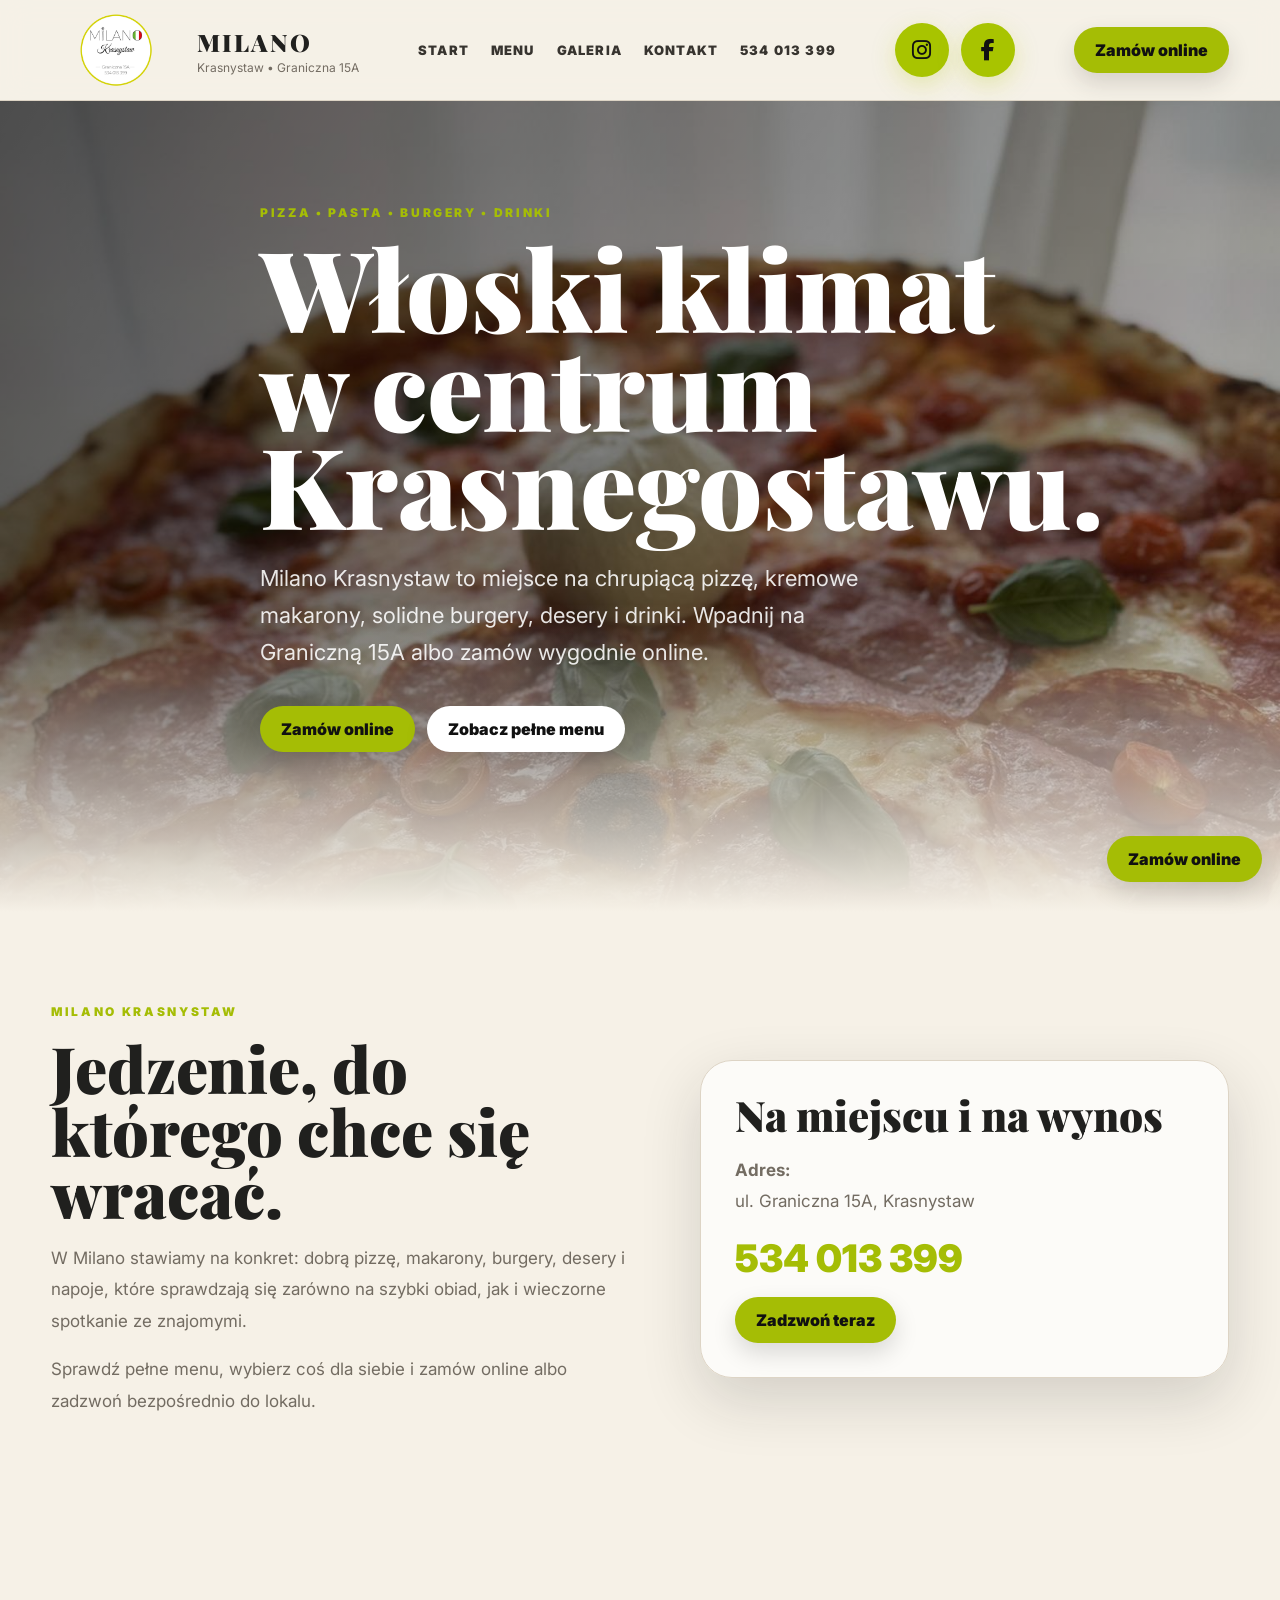
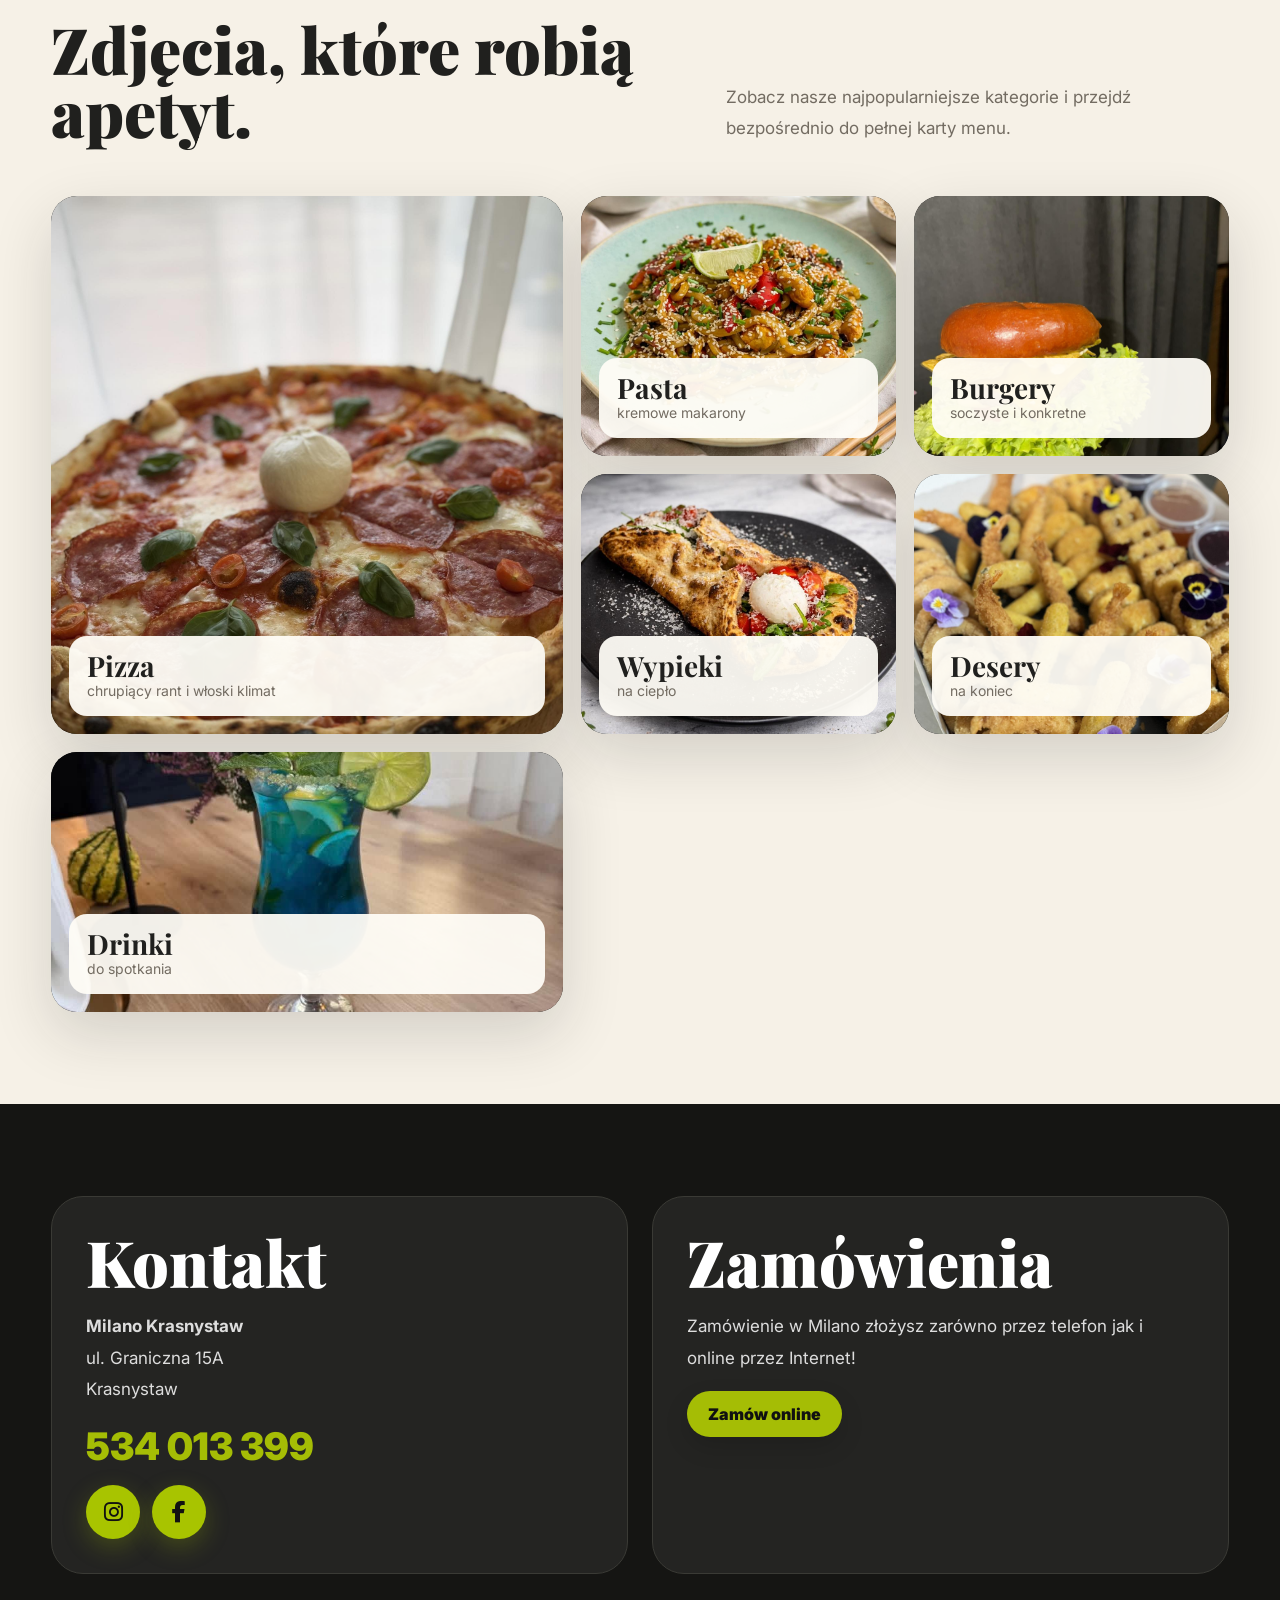
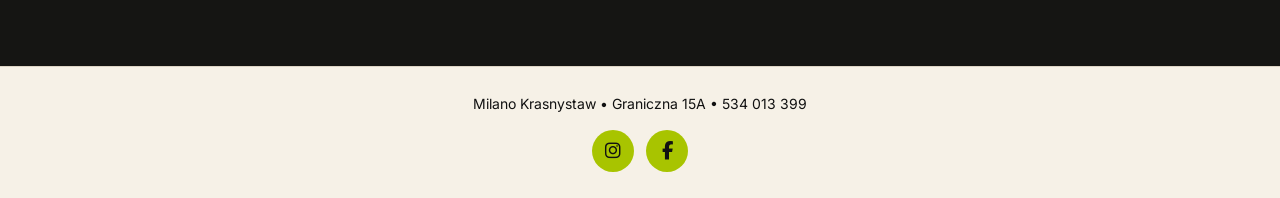
<file: index.html>
<!DOCTYPE html>
<html lang="pl">
  <head>
    <meta charset="utf-8">

    <meta
      name="viewport"
      content="width=device-width, initial-scale=1"
    >

    <title>Milano Krasnystaw — pizza, pasta, burgery</title>

    <meta
      name="description"
      content="Milano Krasnystaw — włoska pizza, makarony, burgery, desery i drinki. Graniczna 15A, Krasnystaw."
    >

    <link
      rel="preconnect"
      href="https://fonts.googleapis.com"
    >

    <link
      rel="preconnect"
      href="https://fonts.gstatic.com"
      crossorigin
    >

    <link
      href="https://fonts.googleapis.com/css2?family=Inter:wght@400;600;800;900&family=Playfair+Display:wght@700;800;900&display=swap"
      rel="stylesheet"
    >

    <link
      rel="stylesheet"
      href="https://cdnjs.cloudflare.com/ajax/libs/font-awesome/6.5.1/css/all.min.css"
    >

    <link
      rel="stylesheet"
      href="style.css"
    >
  </head>

  <body>
    <header class="nav">
      <div class="wrap navin">
        <a
          class="brand"
          href="index.html"
        >
          <img
            class="brand-logo"
            src="milano_asd.png"
            alt="Milano Krasnystaw logo"
          >

          <div class="brand-text">
            <div class="brand-name">
              MILANO
            </div>

            <div class="brand-small">
              Krasnystaw • Graniczna 15A
            </div>
          </div>
        </a>

        <nav class="links">
          <a href="index.html">
            Start
          </a>

          <a href="menu.html">
            Menu
          </a>

          <a href="index.html#galeria">
            Galeria
          </a>

          <a href="index.html#kontakt">
            Kontakt
          </a>

          <a href="tel:534013399">
            534 013 399
          </a>
        </nav>

        <div class="socials">
          <a
            href="https://www.instagram.com/milano.krasnystaw/"
            target="_blank"
            rel="noopener"
            aria-label="Instagram Milano Krasnystaw"
          >
            <i class="fa-brands fa-instagram"></i>
          </a>

          <a
            href="https://www.facebook.com/profile.php?id=61561488298412"
            target="_blank"
            rel="noopener"
            aria-label="Facebook Milano Krasnystaw"
          >
            <i class="fa-brands fa-facebook-f"></i>
          </a>
        </div>

        <a
          class="btn green"
          href="https://milano-krasnystaw.eatbu.com/?fbclid=IwY2xjawRpL-xleHRuA2FlbQIxMABicmlkETE3TVluTTk1blNuYlJ5SU5Jc3J0YwZhcHBfaWQQMjIyMDM5MTc4ODIwMDg5MgABHvOH_XnZfKXkaLMt3RwU9rclR0ZMNhBEim_z722fgSw_w3JoMxm7E2-78xBh_aem_kXmN86xfHRE3eNKKl41hdA&lang=pl"
          target="_blank"
          rel="noopener"
        >
          Zamów online
        </a>
      </div>
    </header>

    <main>
      <section class="hero">
        <div class="wrap hero-content">
          <div class="eyebrow">
            Pizza • Pasta • Burgery • Drinki
          </div>

          <h1 class="h1">
            Włoski klimat w centrum Krasnegostawu.
          </h1>

          <p class="lead">
            Milano Krasnystaw to miejsce na chrupiącą pizzę, kremowe makarony,
            solidne burgery, desery i drinki. Wpadnij na Graniczną 15A albo
            zamów wygodnie online.
          </p>

          <div class="actions">
            <a
              class="btn green"
              href="https://milano-krasnystaw.eatbu.com/?fbclid=IwY2xjawRpL-xleHRuA2FlbQIxMABicmlkETE3TVluTTk1blNuYlJ5SU5Jc3J0YwZhcHBfaWQQMjIyMDM5MTc4ODIwMDg5MgABHvOH_XnZfKXkaLMt3RwU9rclR0ZMNhBEim_z722fgSw_w3JoMxm7E2-78xBh_aem_kXmN86xfHRE3eNKKl41hdA&lang=pl"
              target="_blank"
              rel="noopener"
            >
              Zamów online
            </a>

            <a
              class="btn light"
              href="menu.html"
            >
              Zobacz pełne menu
            </a>
          </div>
        </div>
      </section>

      <section class="section">
        <div class="wrap split">
          <div>
            <div class="eyebrow">
              Milano Krasnystaw
            </div>

            <h2 class="title">
              Jedzenie, do którego chce się wracać.
            </h2>

            <p class="text">
              W Milano stawiamy na konkret: dobrą pizzę, makarony, burgery,
              desery i napoje, które sprawdzają się zarówno na szybki obiad,
              jak i wieczorne spotkanie ze znajomymi.
            </p>

            <p class="text">
              Sprawdź pełne menu, wybierz coś dla siebie i zamów online albo
              zadzwoń bezpośrednio do lokalu.
            </p>
          </div>

          <div class="card">
            <h3
              class="title"
              style="font-size: 42px;"
            >
              Na miejscu i na wynos
            </h3>

            <p class="text">
              <strong>Adres:</strong>
              <br>
              ul. Graniczna 15A, Krasnystaw
            </p>

            <p>
              <a
                class="bigphone"
                href="tel:534013399"
              >
                534 013 399
              </a>
            </p>

            <a
              class="btn green"
              href="tel:534013399"
            >
              Zadzwoń teraz
            </a>
          </div>
        </div>
      </section>

      <section
        class="section"
        id="galeria"
      >
        <div class="wrap">
          <div class="gallery-head">
            <h2 class="title">
              Zdjęcia, które robią apetyt.
            </h2>

            <p class="text">
              Zobacz nasze najpopularniejsze kategorie i przejdź bezpośrednio
              do pełnej karty menu.
            </p>
          </div>

          <div class="food-grid">
            <a
              class="food-card big"
              href="menu.html#pizza"
            >
              <img
                src="pizza.jpg"
                alt="Pizza Milano"
              >

              <div class="food-label">
                <strong>Pizza</strong>
                <span>chrupiący rant i włoski klimat</span>
              </div>
            </a>

            <a
              class="food-card"
              href="menu.html#makarony"
            >
              <img
                src="pasta.jpg"
                alt="Makaron"
              >

              <div class="food-label">
                <strong>Pasta</strong>
                <span>kremowe makarony</span>
              </div>
            </a>

            <a
              class="food-card"
              href="menu.html#burgery"
            >
              <img
                src="burger.jpg"
                alt="Burger"
              >

              <div class="food-label">
                <strong>Burgery</strong>
                <span>soczyste i konkretne</span>
              </div>
            </a>

            <a
              class="food-card"
              href="menu.html#dla-dzieci---przekaski"
            >
              <img
                src="wypieki.jpg"
                alt="Wypieki i przekąski"
              >

              <div class="food-label">
                <strong>Wypieki</strong>
                <span>na ciepło</span>
              </div>
            </a>

            <a
              class="food-card"
              href="menu.html#desery"
            >
              <img
                src="desery.jpg"
                alt="Desery"
              >

              <div class="food-label">
                <strong>Desery</strong>
                <span>na koniec</span>
              </div>
            </a>

            <a
              class="food-card"
              href="menu.html#alkohol"
            >
              <img
                src="drinki.jpg"
                alt="Drinki"
              >

              <div class="food-label">
                <strong>Drinki</strong>
                <span>do spotkania</span>
              </div>
            </a>
          </div>
        </div>
      </section>

      <section
        class="section contact"
        id="kontakt"
      >
        <div class="wrap contact-grid">
          <div class="card">
            <h2 class="title">
              Kontakt
            </h2>

            <p class="text text-light">
              <strong>Milano Krasnystaw</strong>
              <br>
              ul. Graniczna 15A
              <br>
              Krasnystaw
            </p>

            <p>
              <a
                class="bigphone"
                href="tel:534013399"
              >
                534 013 399
              </a>
            </p>

            <div class="socials contact-socials">
              <a
                href="https://www.instagram.com/milano.krasnystaw/"
                target="_blank"
                rel="noopener"
                aria-label="Instagram Milano Krasnystaw"
              >
                <i class="fa-brands fa-instagram"></i>
              </a>

              <a
                href="https://www.facebook.com/profile.php?id=61561488298412"
                target="_blank"
                rel="noopener"
                aria-label="Facebook Milano Krasnystaw"
              >
                <i class="fa-brands fa-facebook-f"></i>
              </a>
            </div>
          </div>

          <div class="card">
            <h2 class="title">
              Zamówienia
            </h2>

            <p class="text text-light">
              Zamówienie w Milano złożysz zarówno przez telefon jak i online przez Internet!
            </p>

            <p>
              <a
                class="btn green"
                href="https://milano-krasnystaw.eatbu.com/?fbclid=IwY2xjawRpL-xleHRuA2FlbQIxMABicmlkETE3TVluTTk1blNuYlJ5SU5Jc3J0YwZhcHBfaWQQMjIyMDM5MTc4ODIwMDg5MgABHvOH_XnZfKXkaLMt3RwU9rclR0ZMNhBEim_z722fgSw_w3JoMxm7E2-78xBh_aem_kXmN86xfHRE3eNKKl41hdA&lang=pl"
                target="_blank"
                rel="noopener"
              >
                Zamów online
              </a>
            </p>
          </div>
        </div>
      </section>
    </main>

    <a
      class="sticky-order"
      href="https://milano-krasnystaw.eatbu.com/?fbclid=IwY2xjawRpL-xleHRuA2FlbQIxMABicmlkETE3TVluTTk1blNuYlJ5SU5Jc3J0YwZhcHBfaWQQMjIyMDM5MTc4ODIwMDg5MgABHvOH_XnZfKXkaLMt3RwU9rclR0ZMNhBEim_z722fgSw_w3JoMxm7E2-78xBh_aem_kXmN86xfHRE3eNKKl41hdA&lang=pl"
      target="_blank"
      rel="noopener"
    >
      <span class="btn green">
        Zamów online
      </span>
    </a>

    <footer>
      <p>
        Milano Krasnystaw • Graniczna 15A • 534 013 399
      </p>

      <div class="footer-socials">
        <a
          href="https://www.instagram.com/milano.krasnystaw/"
          target="_blank"
          rel="noopener"
          aria-label="Instagram Milano Krasnystaw"
        >
          <i class="fa-brands fa-instagram"></i>
        </a>

        <a
          href="https://www.facebook.com/profile.php?id=61561488298412"
          target="_blank"
          rel="noopener"
          aria-label="Facebook Milano Krasnystaw"
        >
          <i class="fa-brands fa-facebook-f"></i>
        </a>
      </div>
    </footer>
  </body>
</html>
</file>
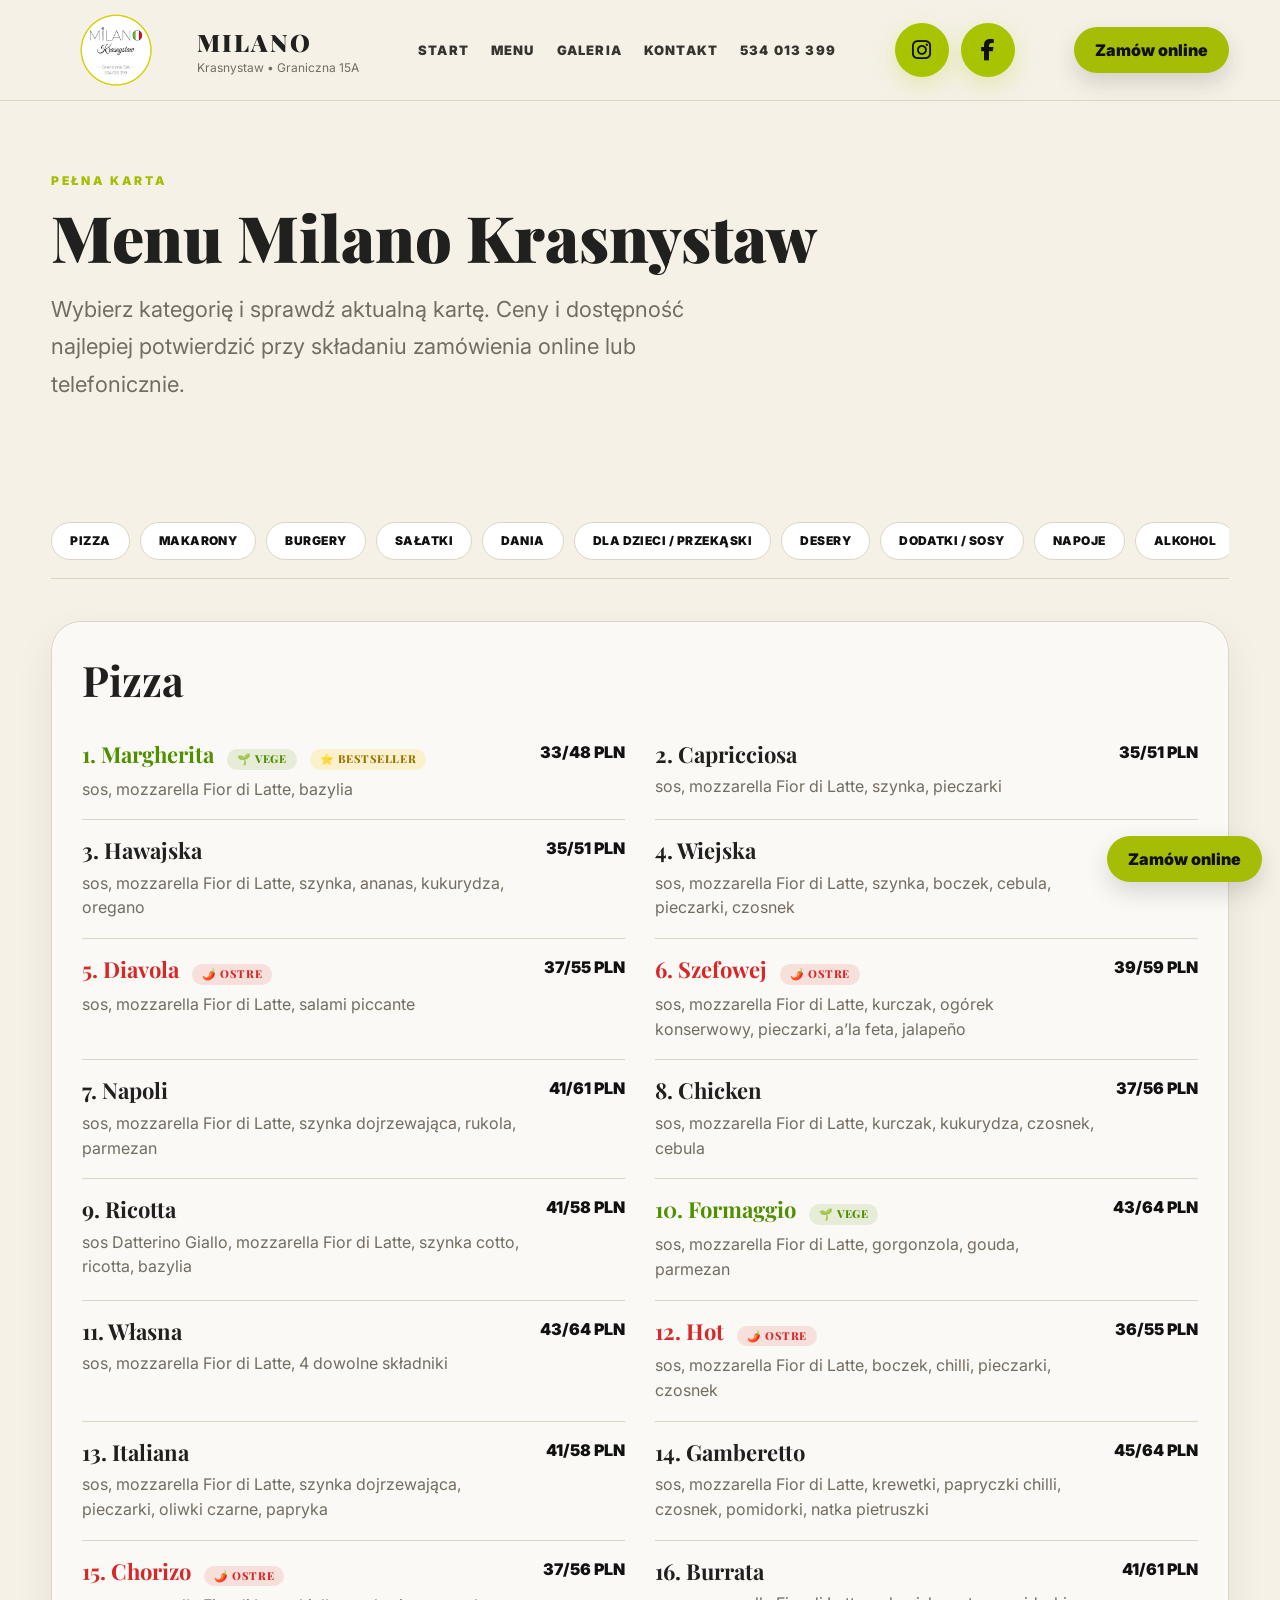
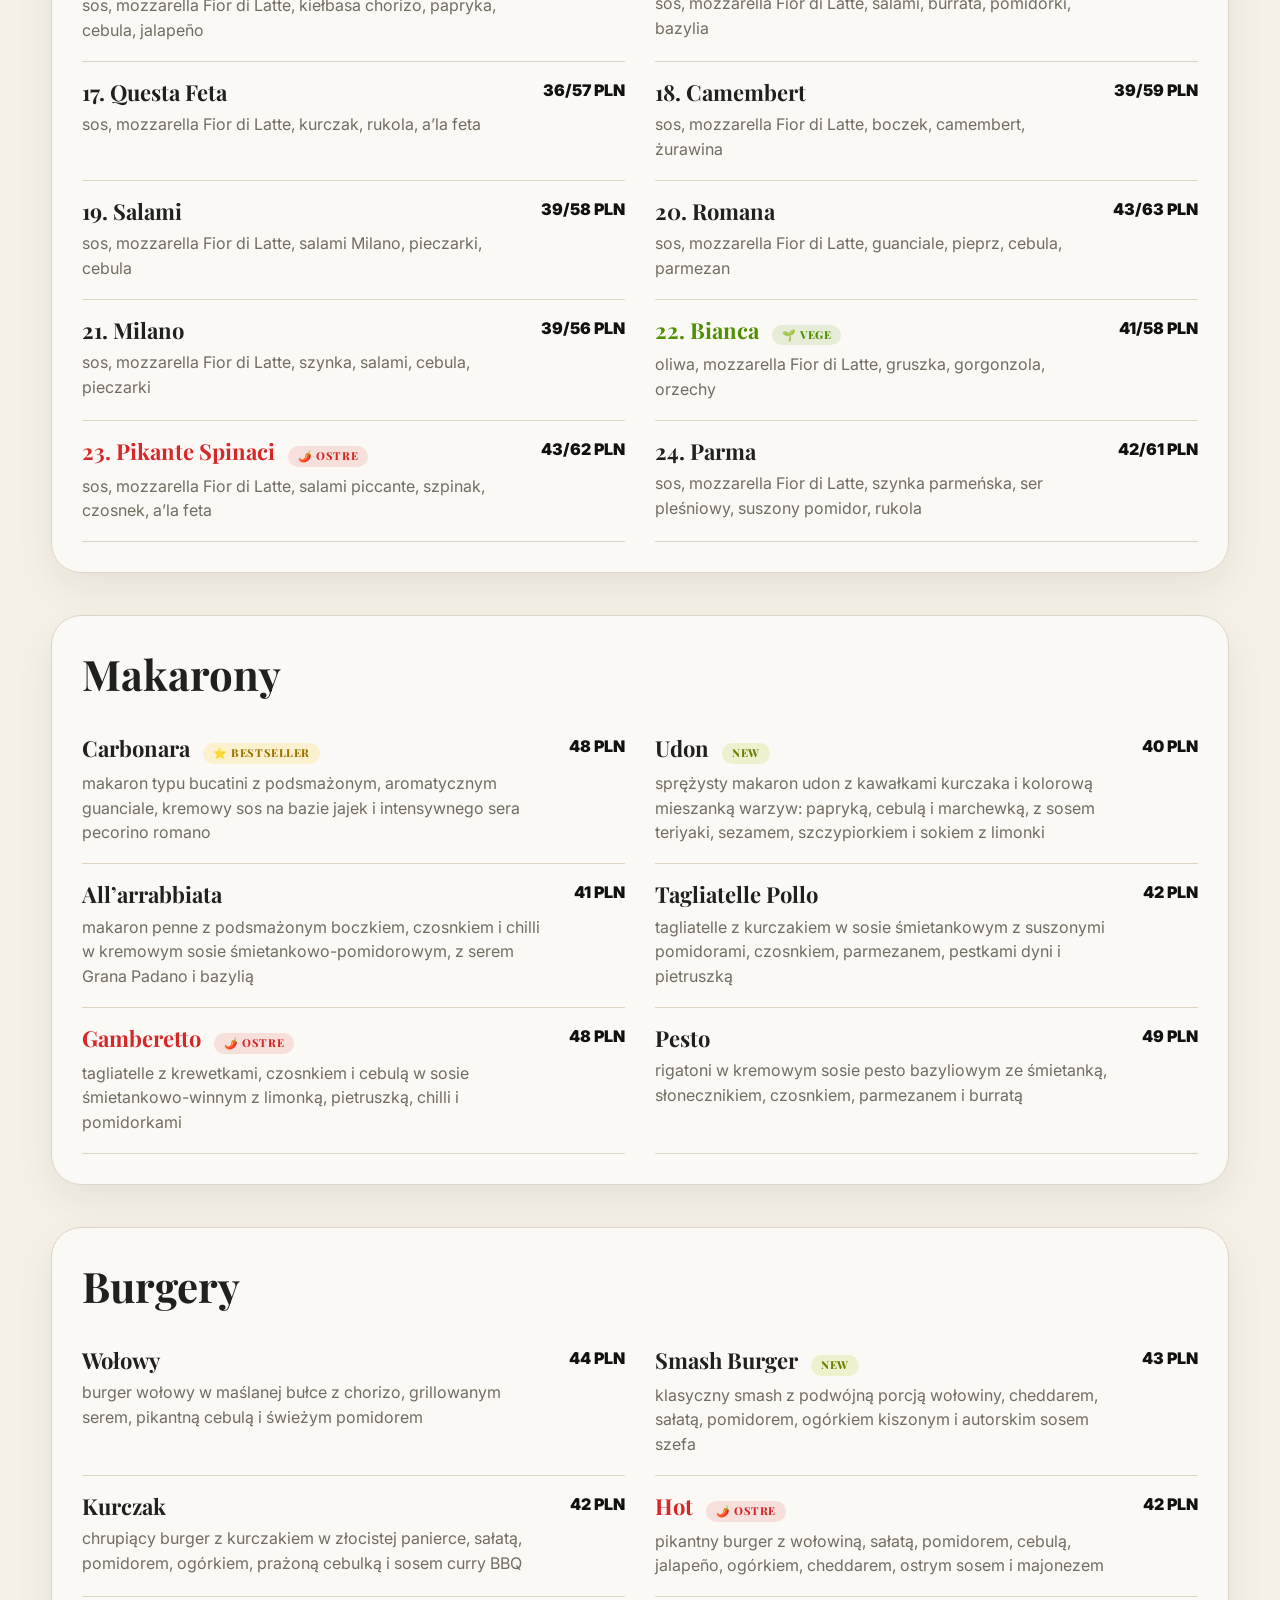
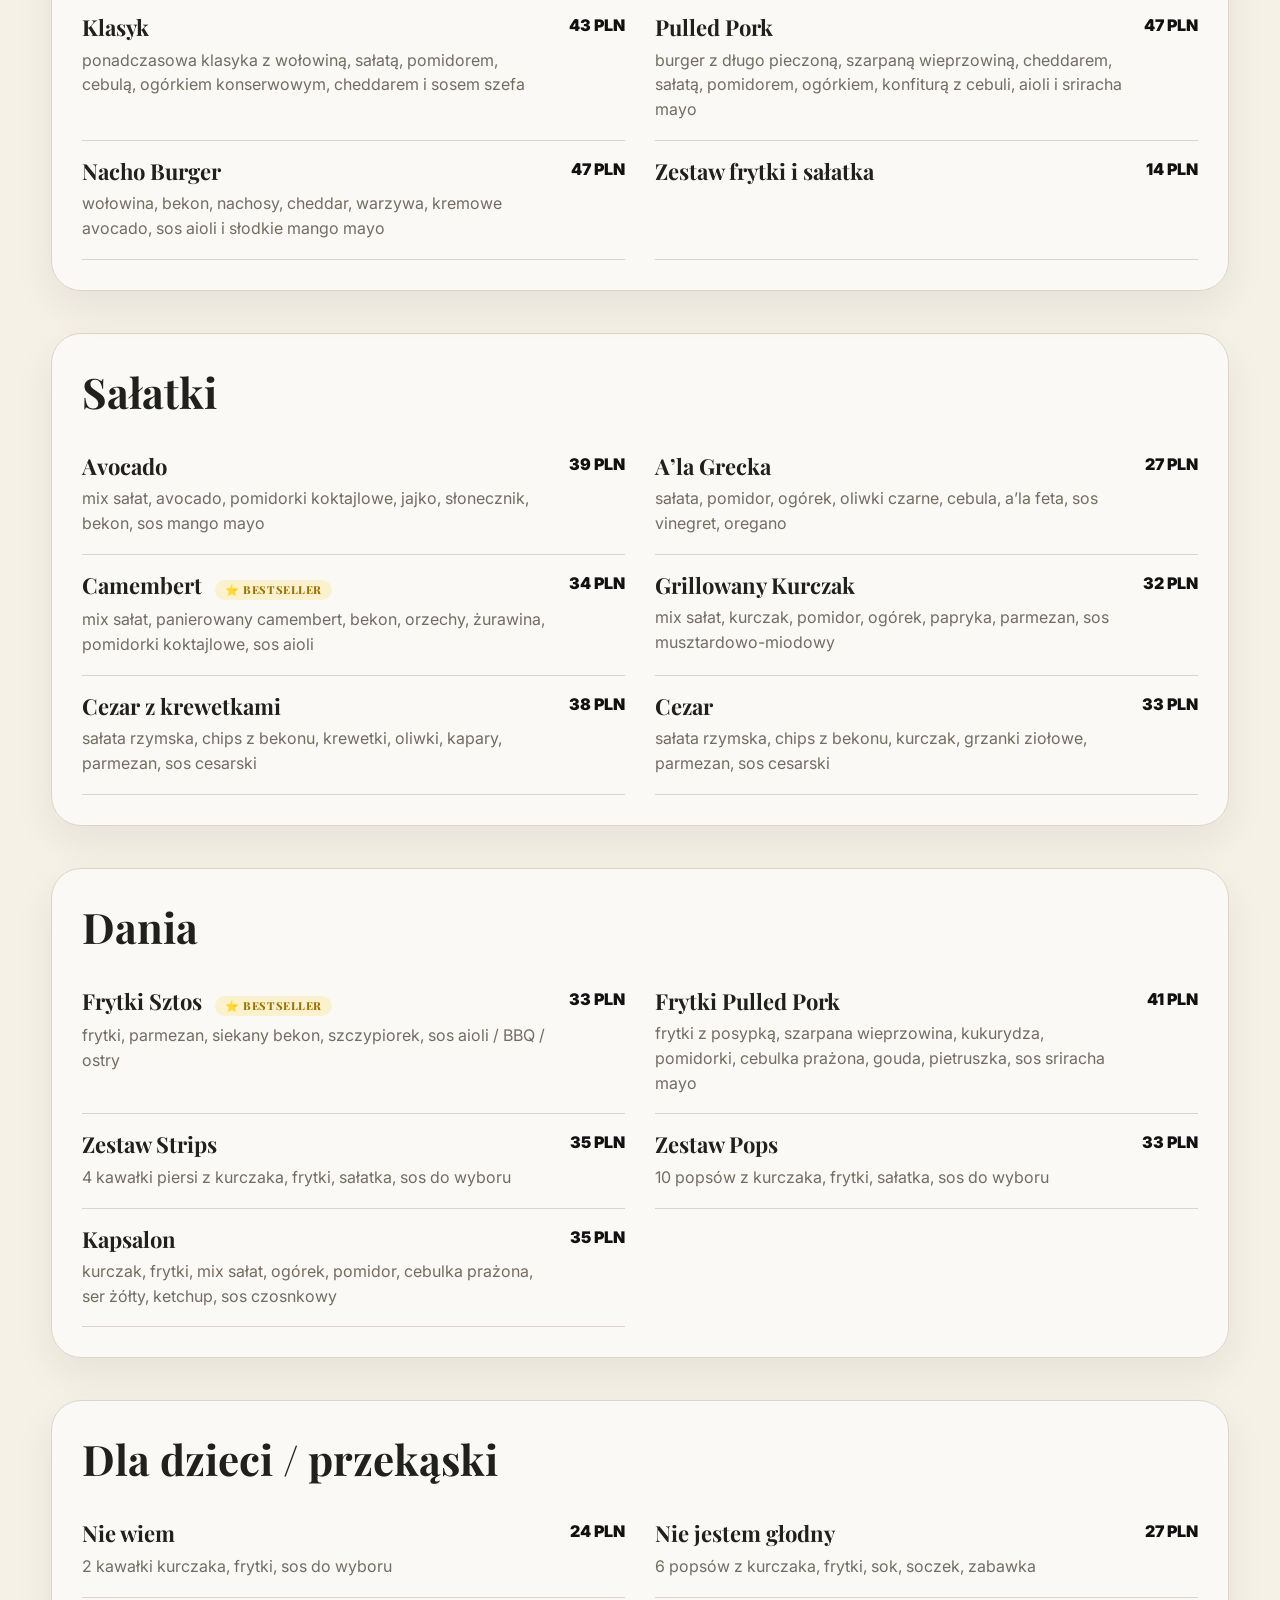
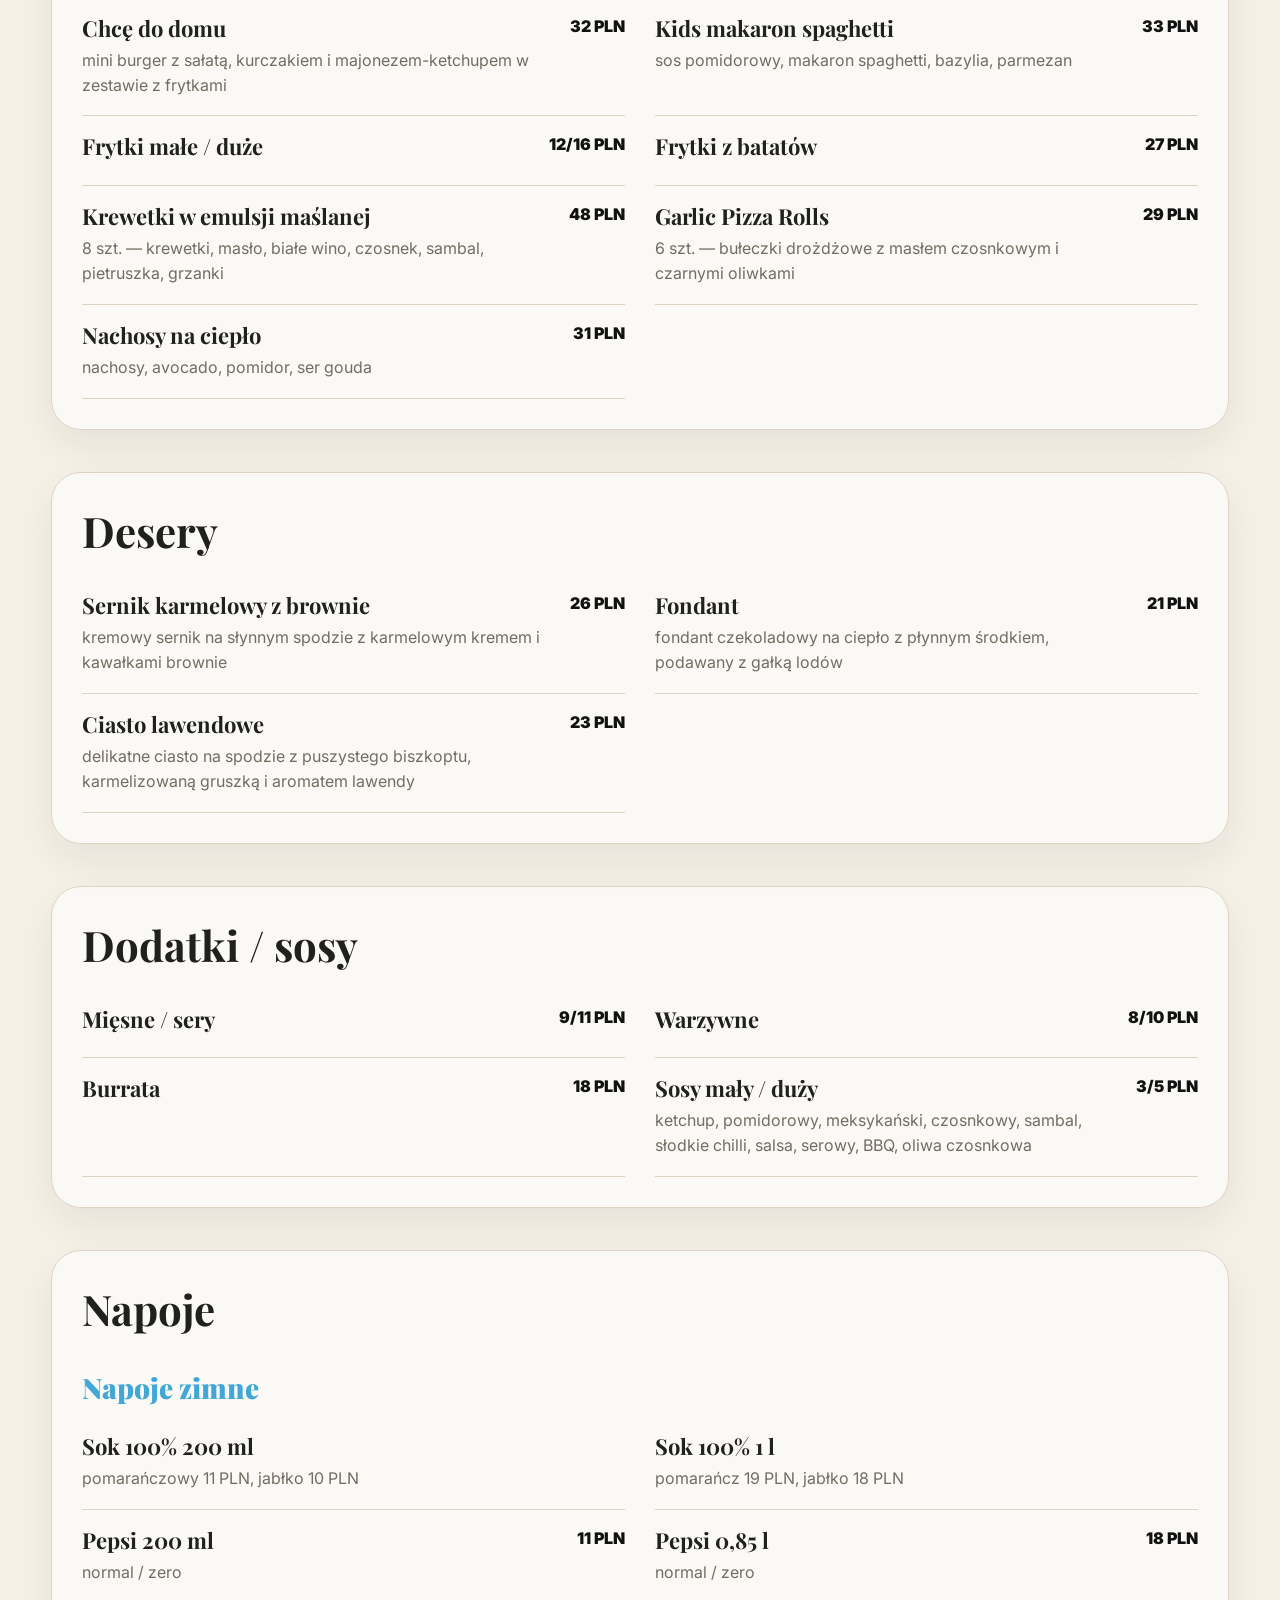
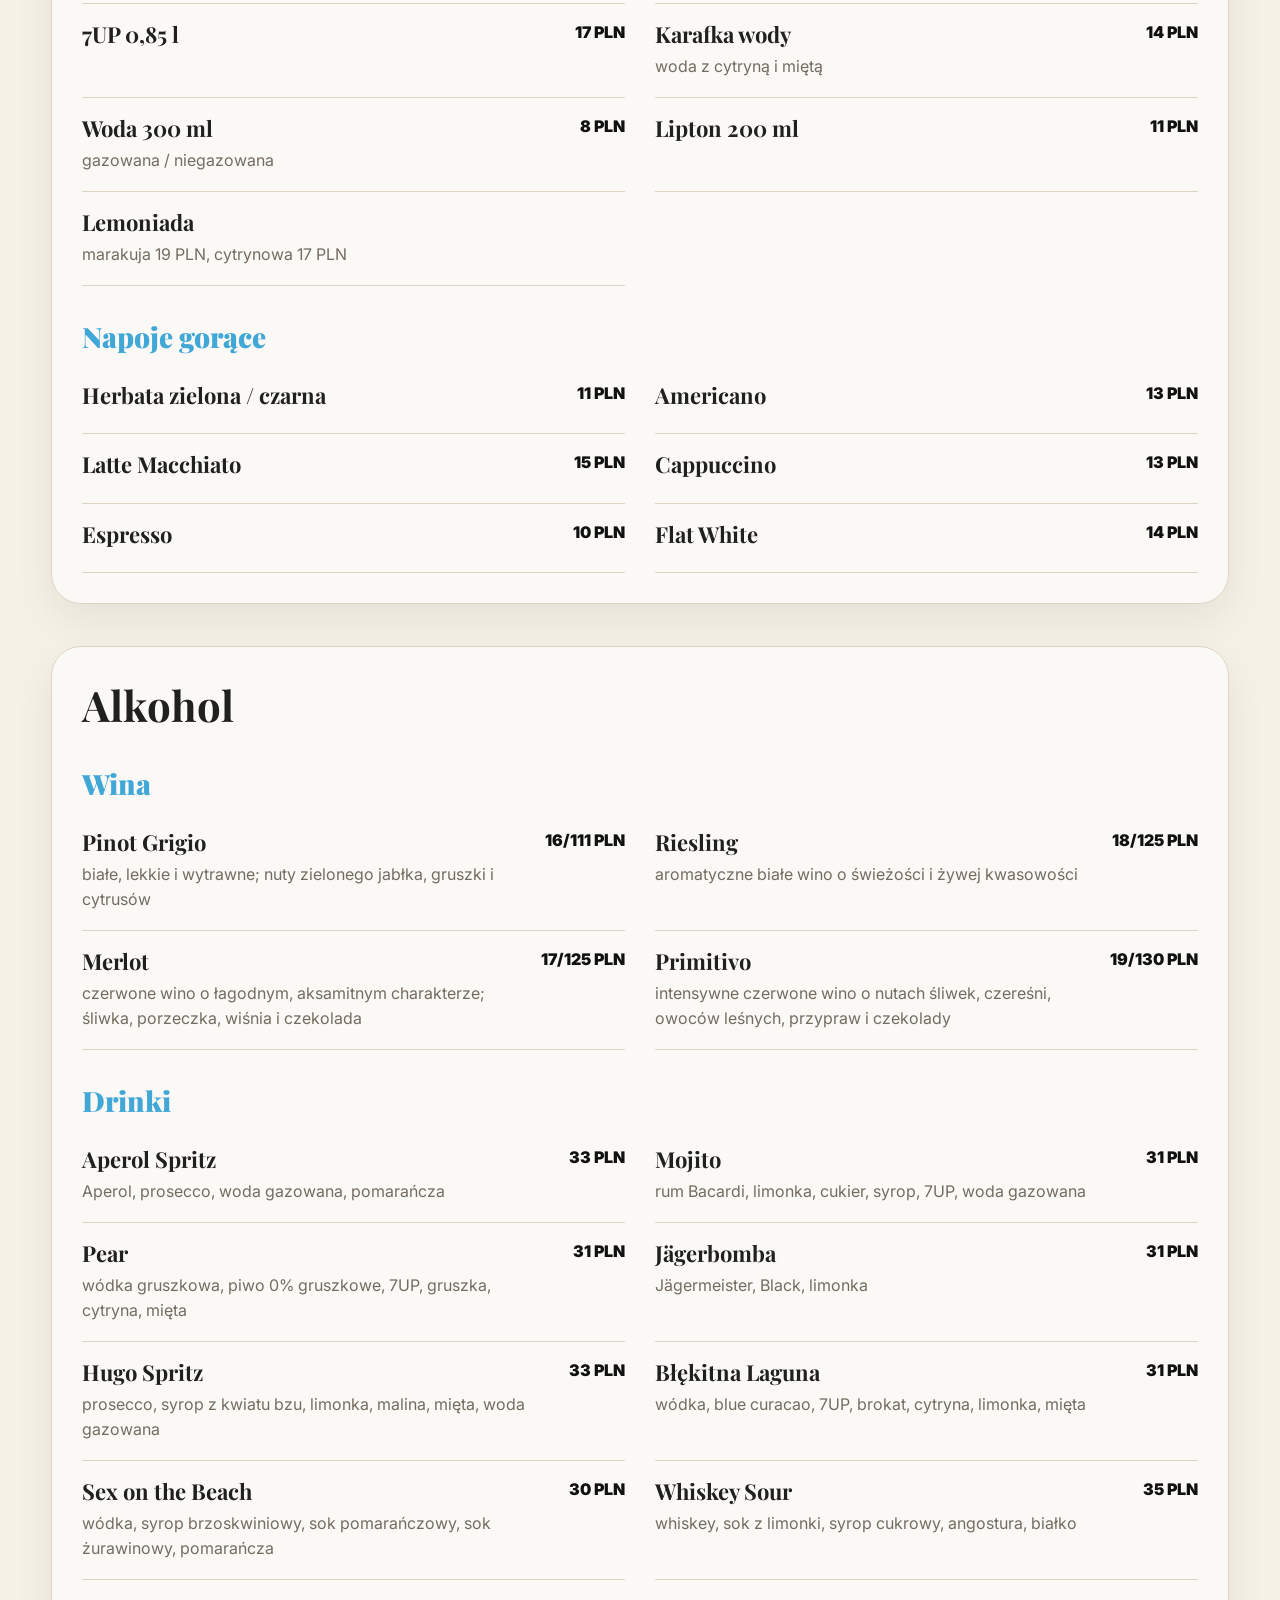
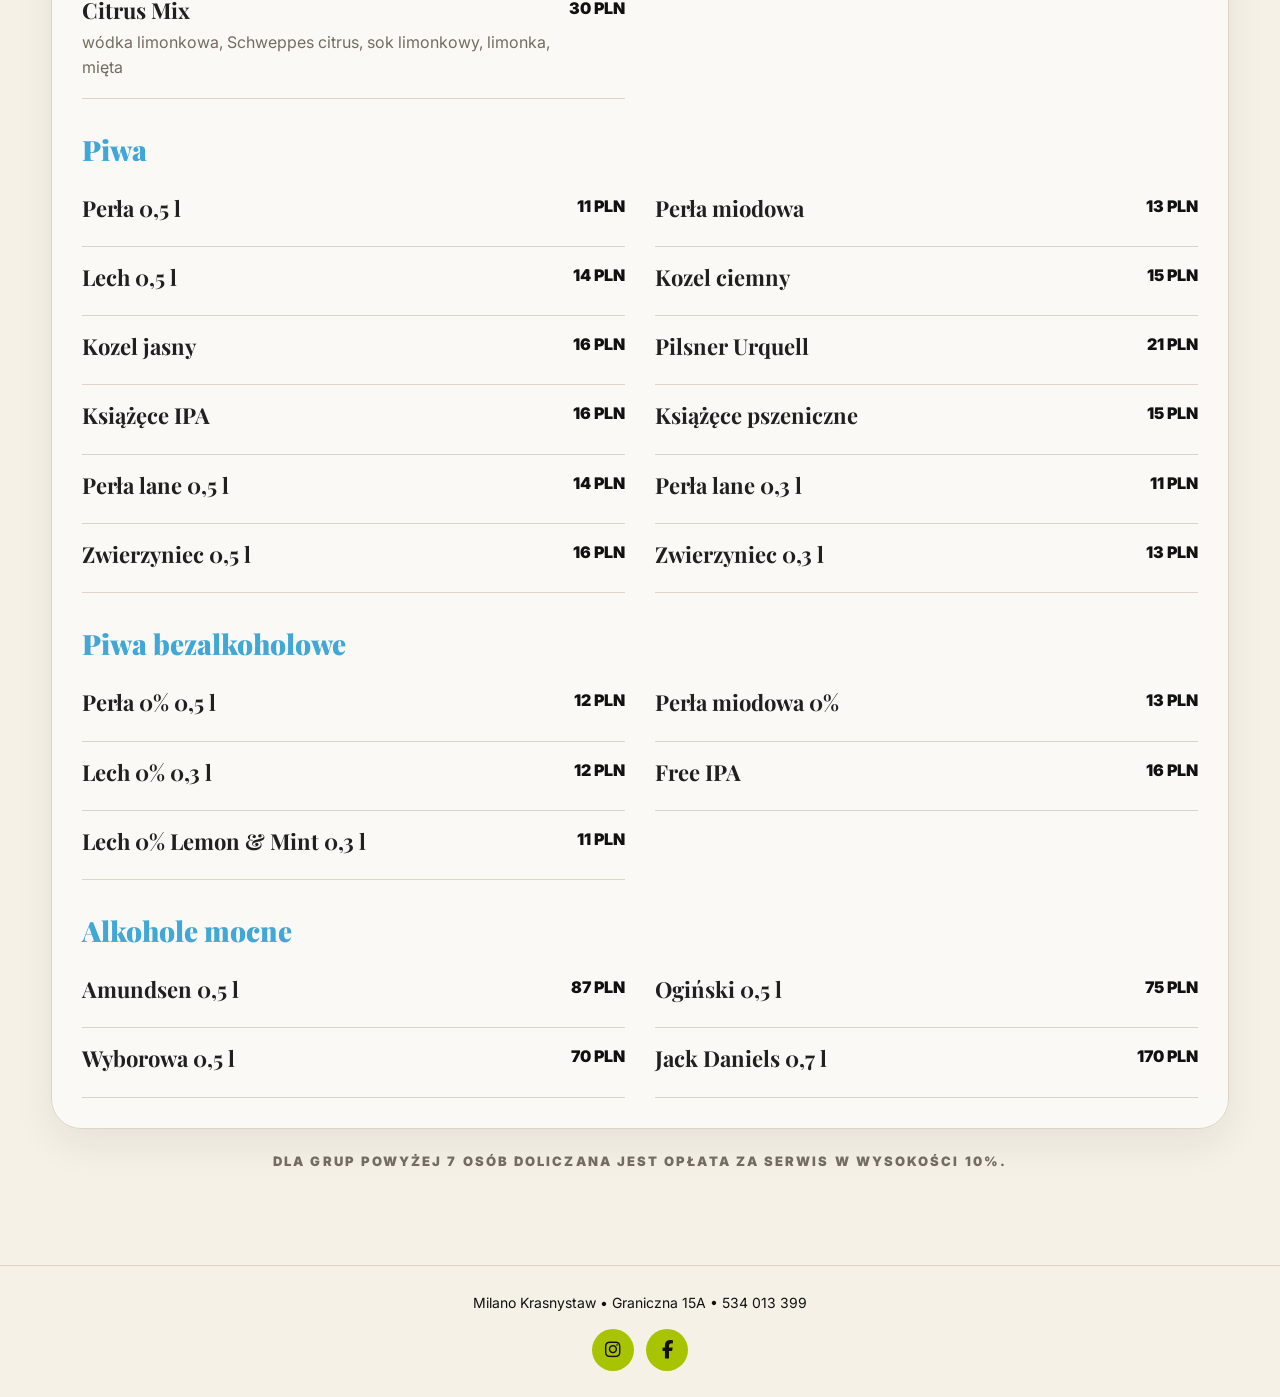
<file: menu.html>
<!DOCTYPE html>
<html lang="pl">
  <head>
    <meta charset="utf-8">

    <meta
      name="viewport"
      content="width=device-width, initial-scale=1"
    >

    <title>Menu — Milano Krasnystaw</title>

    <meta
      name="description"
      content="Pełne menu Milano Krasnystaw: pizza, makarony, burgery, sałatki, dania, desery, napoje, drinki i alkohole."
    >

    <link
      rel="preconnect"
      href="https://fonts.googleapis.com"
    >

    <link
      rel="preconnect"
      href="https://fonts.gstatic.com"
      crossorigin
    >

    <link
      href="https://fonts.googleapis.com/css2?family=Inter:wght@400;600;800;900&family=Playfair+Display:wght@700;800;900&display=swap"
      rel="stylesheet"
    >

    <link
      rel="stylesheet"
      href="https://cdnjs.cloudflare.com/ajax/libs/font-awesome/6.5.1/css/all.min.css"
    >

    <link
      rel="stylesheet"
      href="style.css"
    >
  </head>

  <body>
    <header class="nav">
      <div class="wrap navin">
        <a
          class="brand"
          href="index.html"
        >
          <img
            class="brand-logo"
            src="milano_asd.png"
            alt="Milano Krasnystaw logo"
          >

          <div class="brand-text">
            <div class="brand-name">
              MILANO
            </div>

            <div class="brand-small">
              Krasnystaw • Graniczna 15A
            </div>
          </div>
        </a>

        <nav class="links">
          <a href="index.html">Start</a>
          <a href="menu.html">Menu</a>
          <a href="index.html#galeria">Galeria</a>
          <a href="index.html#kontakt">Kontakt</a>
          <a href="tel:534013399">534 013 399</a>
        </nav>

        <div class="socials">
          <a
            href="https://www.instagram.com/milano.krasnystaw/"
            target="_blank"
            rel="noopener"
            aria-label="Instagram Milano Krasnystaw"
          >
            <i class="fa-brands fa-instagram"></i>
          </a>

          <a
            href="https://www.facebook.com/profile.php?id=61561488298412"
            target="_blank"
            rel="noopener"
            aria-label="Facebook Milano Krasnystaw"
          >
            <i class="fa-brands fa-facebook-f"></i>
          </a>
        </div>

        <a
          class="btn green"
          href="https://milano-krasnystaw.eatbu.com/?lang=pl"
          target="_blank"
          rel="noopener"
        >
          Zamów online
        </a>
      </div>
    </header>

    <main>
      <section class="page-hero">
        <div class="wrap">
          <div class="eyebrow">
            Pełna karta
          </div>

          <h1 class="title">
            Menu Milano Krasnystaw
          </h1>

          <p class="lead">
            Wybierz kategorię i sprawdź aktualną kartę. Ceny i dostępność najlepiej potwierdzić przy składaniu zamówienia online lub telefonicznie.
          </p>
        </div>
      </section>

      <section
  class="menu"
  id="menu"
>
  <div class="wrap">

          <nav class="cats">
            <a href="#pizza">Pizza</a>
            <a href="#makarony">Makarony</a>
            <a href="#burgery">Burgery</a>
            <a href="#salatki">Sałatki</a>
            <a href="#dania">Dania</a>
            <a href="#dla-dzieci---przekaski">Dla dzieci / przekąski</a>
            <a href="#desery">Desery</a>
            <a href="#dodatki---sosy">Dodatki / sosy</a>
            <a href="#napoje">Napoje</a>
            <a href="#alkohol">Alkohol</a>
          </nav>

          <section
            class="menu-section"
            id="pizza"
          >
            <h3>Pizza</h3>

            <div class="items">
              <article class="menu-item">
                <div>
                  <h4 class="vege">
  1.   Margherita
  <span class="tag tag-vege">🌱 Vege</span>
<span class="tag tag-best">⭐ Bestseller</span>
</h4>
                  <p>sos, mozzarella Fior di Latte, bazylia</p>
                </div>
                <strong>33/48 PLN</strong>
              </article>

              <article class="menu-item">
                <div>
                  <h4>2. Capricciosa</h4>
                  <p>sos, mozzarella Fior di Latte, szynka, pieczarki</p>
                </div>
                <strong>35/51 PLN</strong>
              </article>

              <article class="menu-item">
                <div>
                  <h4>3. Hawajska</h4>
                  <p>sos, mozzarella Fior di Latte, szynka, ananas, kukurydza, oregano</p>
                </div>
                <strong>35/51 PLN</strong>
              </article>

              <article class="menu-item">
                <div>
                  <h4>4. Wiejska</h4>
                  <p>sos, mozzarella Fior di Latte, szynka, boczek, cebula, pieczarki, czosnek</p>
                </div>
                <strong>39/59 PLN</strong>
              </article>

              <article class="menu-item">
                <div>
                  <h4 class="spicy">
  5. Diavola
  <span class="tag tag-spicy">
    🌶️ Ostre
  </span>
</h4>
                  <p>sos, mozzarella Fior di Latte, salami piccante</p>
                </div>
                <strong>37/55 PLN</strong>
              </article>

              <article class="menu-item">
                <div>
                  <h4 class="spicy">
  6. Szefowej
  <span class="tag tag-spicy">
    🌶️ Ostre
  </span>
</h4>
                  <p>sos, mozzarella Fior di Latte, kurczak, ogórek konserwowy, pieczarki, a’la feta, jalapeño</p>
                </div>
                <strong>39/59 PLN</strong>
              </article>

              <article class="menu-item">
                <div>
                  <h4>7. Napoli</h4>
                  <p>sos, mozzarella Fior di Latte, szynka dojrzewająca, rukola, parmezan</p>
                </div>
                <strong>41/61 PLN</strong>
              </article>

              <article class="menu-item">
                <div>
                  <h4>8. Chicken</h4>
                  <p>sos, mozzarella Fior di Latte, kurczak, kukurydza, czosnek, cebula</p>
                </div>
                <strong>37/56 PLN</strong>
              </article>

              <article class="menu-item">
                <div>
                  <h4>9. Ricotta</h4>
                  <p>sos Datterino Giallo, mozzarella Fior di Latte, szynka cotto, ricotta, bazylia</p>
                </div>
                <strong>41/58 PLN</strong>
              </article>

              <article class="menu-item">
                <div>
                  <h4 class="vege">
  10. Formaggio
  <span class="tag tag-vege">
    🌱 Vege
  </span>
</h4>
                  <p>sos, mozzarella Fior di Latte, gorgonzola, gouda, parmezan</p>
                </div>
                <strong>43/64 PLN</strong>
              </article>

              <article class="menu-item">
                <div>
                  <h4>11. Własna</h4>
                  <p>sos, mozzarella Fior di Latte, 4 dowolne składniki</p>
                </div>
                <strong>43/64 PLN</strong>
              </article>

              <article class="menu-item">
                <div>
                  <h4 class="spicy">
  12. Hot
  <span class="tag tag-spicy">
    🌶️ Ostre
  </span>
</h4>
                  <p>sos, mozzarella Fior di Latte, boczek, chilli, pieczarki, czosnek</p>
                </div>
                <strong>36/55 PLN</strong>
              </article>

              <article class="menu-item">
                <div>
                  <h4>13. Italiana</h4>
                  <p>sos, mozzarella Fior di Latte, szynka dojrzewająca, pieczarki, oliwki czarne, papryka</p>
                </div>
                <strong>41/58 PLN</strong>
              </article>

              <article class="menu-item">
                <div>
                  <h4>14. Gamberetto</h4>
                  <p>sos, mozzarella Fior di Latte, krewetki, papryczki chilli, czosnek, pomidorki, natka pietruszki</p>
                </div>
                <strong>45/64 PLN</strong>
              </article>

              <article class="menu-item">
                <div>
                  <h4 class="spicy">
  15. Chorizo
  <span class="tag tag-spicy">
    🌶️ Ostre
  </span>
</h4>
                  <p>sos, mozzarella Fior di Latte, kiełbasa chorizo, papryka, cebula, jalapeño</p>
                </div>
                <strong>37/56 PLN</strong>
              </article>

              <article class="menu-item">
                <div>
                  <h4>16. Burrata</h4>
                  <p>sos, mozzarella Fior di Latte, salami, burrata, pomidorki, bazylia</p>
                </div>
                <strong>41/61 PLN</strong>
              </article>

              <article class="menu-item">
                <div>
                  <h4>17. Questa Feta</h4>
                  <p>sos, mozzarella Fior di Latte, kurczak, rukola, a’la feta</p>
                </div>
                <strong>36/57 PLN</strong>
              </article>

              <article class="menu-item">
                <div>
                  <h4>18. Camembert</h4>
                  <p>sos, mozzarella Fior di Latte, boczek, camembert, żurawina</p>
                </div>
                <strong>39/59 PLN</strong>
              </article>

              <article class="menu-item">
                <div>
                  <h4>19. Salami</h4>
                  <p>sos, mozzarella Fior di Latte, salami Milano, pieczarki, cebula</p>
                </div>
                <strong>39/58 PLN</strong>
              </article>

              <article class="menu-item">
                <div>
                  <h4>20. Romana</h4>
                  <p>sos, mozzarella Fior di Latte, guanciale, pieprz, cebula, parmezan</p>
                </div>
                <strong>43/63 PLN</strong>
              </article>

              <article class="menu-item">
                <div>
                  <h4>21. Milano</h4>
                  <p>sos, mozzarella Fior di Latte, szynka, salami, cebula, pieczarki</p>
                </div>
                <strong>39/56 PLN</strong>
              </article>

              <article class="menu-item">
                <div>
                  <h4 class="vege">
  22. Bianca
  <span class="tag tag-vege">
    🌱 Vege
  </span>
</h4>
                  <p>oliwa, mozzarella Fior di Latte, gruszka, gorgonzola, orzechy</p>
                </div>
                <strong>41/58 PLN</strong>
              </article>

              <article class="menu-item">
                <div>
                  <h4 class="spicy">
  23. Pikante Spinaci
  <span class="tag tag-spicy">
    🌶️ Ostre
  </span>
</h4>
                  <p>sos, mozzarella Fior di Latte, salami piccante, szpinak, czosnek, a’la feta</p>
                </div>
                <strong>43/62 PLN</strong>
              </article>

              <article class="menu-item">
                <div>
                  <h4>24. Parma</h4>
                  <p>sos, mozzarella Fior di Latte, szynka parmeńska, ser pleśniowy, suszony pomidor, rukola</p>
                </div>
                <strong>42/61 PLN</strong>
              </article>
            </div>
          </section>

          <section
            class="menu-section"
            id="makarony"
          >
            <h3>Makarony</h3>

            <div class="items">
              <article class="menu-item">
                <div>
                  <h4>
  Carbonara
  <span class="tag tag-best">
    ⭐ Bestseller
  </span>
</h4>
                  <p>makaron typu bucatini z podsmażonym, aromatycznym guanciale, kremowy sos na bazie jajek i intensywnego sera pecorino romano</p>
                </div>
                <strong>48 PLN</strong>
              </article>

              <article class="menu-item">
                <div>
                  <h4>
  Udon
  <span class="tag tag-new">
    NEW
  </span>
</h4>
                  <p>sprężysty makaron udon z kawałkami kurczaka i kolorową mieszanką warzyw: papryką, cebulą i marchewką, z sosem teriyaki, sezamem, szczypiorkiem i sokiem z limonki</p>
                </div>
                <strong>40 PLN</strong>
              </article>

              <article class="menu-item">
                <div>
                  <h4>All’arrabbiata</h4>
                  <p>makaron penne z podsmażonym boczkiem, czosnkiem i chilli w kremowym sosie śmietankowo-pomidorowym, z serem Grana Padano i bazylią</p>
                </div>
                <strong>41 PLN</strong>
              </article>

              <article class="menu-item">
                <div>
                  <h4>Tagliatelle Pollo</h4>
                  <p>tagliatelle z kurczakiem w sosie śmietankowym z suszonymi pomidorami, czosnkiem, parmezanem, pestkami dyni i pietruszką</p>
                </div>
                <strong>42 PLN</strong>
              </article>

              <article class="menu-item">
                <div>
                  <h4 class="spicy">
  Gamberetto
  <span class="tag tag-spicy">
    🌶️ Ostre
  </span>
</h4>
                  <p>tagliatelle z krewetkami, czosnkiem i cebulą w sosie śmietankowo-winnym z limonką, pietruszką, chilli i pomidorkami</p>
                </div>
                <strong>48 PLN</strong>
              </article>

              <article class="menu-item">
                <div>
                  <h4>Pesto</h4>
                  <p>rigatoni w kremowym sosie pesto bazyliowym ze śmietanką, słonecznikiem, czosnkiem, parmezanem i burratą</p>
                </div>
                <strong>49 PLN</strong>
              </article>
            </div>
          </section>

          <section
            class="menu-section"
            id="burgery"
          >
            <h3>Burgery</h3>

            <div class="items">
              <article class="menu-item">
                <div>
                  <h4>Wołowy</h4>
                  <p>burger wołowy w maślanej bułce z chorizo, grillowanym serem, pikantną cebulą i świeżym pomidorem</p>
                </div>
                <strong>44 PLN</strong>
              </article>

              <article class="menu-item">
                <div>
                  <h4>
  Smash Burger
  <span class="tag tag-new">
    NEW
  </span>
</h4>
                  <p>klasyczny smash z podwójną porcją wołowiny, cheddarem, sałatą, pomidorem, ogórkiem kiszonym i autorskim sosem szefa</p>
                </div>
                <strong>43 PLN</strong>
              </article>

              <article class="menu-item">
                <div>
                  <h4>Kurczak</h4>
                  <p>chrupiący burger z kurczakiem w złocistej panierce, sałatą, pomidorem, ogórkiem, prażoną cebulką i sosem curry BBQ</p>
                </div>
                <strong>42 PLN</strong>
              </article>

              <article class="menu-item">
                <div>
                  <h4 class="spicy">
  Hot
  <span class="tag tag-spicy">
    🌶️ Ostre
  </span>
</h4>
                  <p>pikantny burger z wołowiną, sałatą, pomidorem, cebulą, jalapeño, ogórkiem, cheddarem, ostrym sosem i majonezem</p>
                </div>
                <strong>42 PLN</strong>
              </article>

              <article class="menu-item">
                <div>
                  <h4>Klasyk</h4>
                  <p>ponadczasowa klasyka z wołowiną, sałatą, pomidorem, cebulą, ogórkiem konserwowym, cheddarem i sosem szefa</p>
                </div>
                <strong>43 PLN</strong>
              </article>

              <article class="menu-item">
                <div>
                  <h4>Pulled Pork</h4>
                  <p>burger z długo pieczoną, szarpaną wieprzowiną, cheddarem, sałatą, pomidorem, ogórkiem, konfiturą z cebuli, aioli i sriracha mayo</p>
                </div>
                <strong>47 PLN</strong>
              </article>

              <article class="menu-item">
                <div>
                  <h4>Nacho Burger</h4>
                  <p>wołowina, bekon, nachosy, cheddar, warzywa, kremowe avocado, sos aioli i słodkie mango mayo</p>
                </div>
                <strong>47 PLN</strong>
              </article>

              <article class="menu-item">
                <div>
                  <h4>Zestaw frytki i sałatka</h4>
                </div>
                <strong>14 PLN</strong>
              </article>
            </div>
          </section>

          <section
            class="menu-section"
            id="salatki"
          >
            <h3>Sałatki</h3>

            <div class="items">
              <article class="menu-item">
                <div>
                  <h4>Avocado</h4>
                  <p>mix sałat, avocado, pomidorki koktajlowe, jajko, słonecznik, bekon, sos mango mayo</p>
                </div>
                <strong>39 PLN</strong>
              </article>

              <article class="menu-item">
                <div>
                  <h4>A’la Grecka</h4>
                  <p>sałata, pomidor, ogórek, oliwki czarne, cebula, a’la feta, sos vinegret, oregano</p>
                </div>
                <strong>27 PLN</strong>
              </article>

              <article class="menu-item">
                <div>
                  <h4>
  Camembert
  <span class="tag tag-best">
    ⭐ Bestseller
  </span>
</h4>
                  <p>mix sałat, panierowany camembert, bekon, orzechy, żurawina, pomidorki koktajlowe, sos aioli</p>
                </div>
                <strong>34 PLN</strong>
              </article>

              <article class="menu-item">
                <div>
                  <h4>Grillowany Kurczak</h4>
                  <p>mix sałat, kurczak, pomidor, ogórek, papryka, parmezan, sos musztardowo-miodowy</p>
                </div>
                <strong>32 PLN</strong>
              </article>

              <article class="menu-item">
                <div>
                  <h4>Cezar z krewetkami</h4>
                  <p>sałata rzymska, chips z bekonu, krewetki, oliwki, kapary, parmezan, sos cesarski</p>
                </div>
                <strong>38 PLN</strong>
              </article>

              <article class="menu-item">
                <div>
                  <h4>Cezar</h4>
                  <p>sałata rzymska, chips z bekonu, kurczak, grzanki ziołowe, parmezan, sos cesarski</p>
                </div>
                <strong>33 PLN</strong>
              </article>
            </div>
          </section>

          <section
            class="menu-section"
            id="dania"
          >
            <h3>Dania</h3>

            <div class="items">
              <article class="menu-item">
                <div>
                  <h4>
  Frytki Sztos
  <span class="tag tag-best">
    ⭐ Bestseller
  </span>
</h4>
                  <p>frytki, parmezan, siekany bekon, szczypiorek, sos aioli / BBQ / ostry</p>
                </div>
                <strong>33 PLN</strong>
              </article>

              <article class="menu-item">
                <div>
                  <h4>Frytki Pulled Pork</h4>
                  <p>frytki z posypką, szarpana wieprzowina, kukurydza, pomidorki, cebulka prażona, gouda, pietruszka, sos sriracha mayo</p>
                </div>
                <strong>41 PLN</strong>
              </article>

              <article class="menu-item">
                <div>
                  <h4>Zestaw Strips</h4>
                  <p>4 kawałki piersi z kurczaka, frytki, sałatka, sos do wyboru</p>
                </div>
                <strong>35 PLN</strong>
              </article>

              <article class="menu-item">
                <div>
                  <h4>Zestaw Pops</h4>
                  <p>10 popsów z kurczaka, frytki, sałatka, sos do wyboru</p>
                </div>
                <strong>33 PLN</strong>
              </article>

              <article class="menu-item">
                <div>
                  <h4>Kapsalon</h4>
                  <p>kurczak, frytki, mix sałat, ogórek, pomidor, cebulka prażona, ser żółty, ketchup, sos czosnkowy</p>
                </div>
                <strong>35 PLN</strong>
              </article>
            </div>
          </section>

          <section
            class="menu-section"
            id="dla-dzieci---przekaski"
          >
            <h3>Dla dzieci / przekąski</h3>

            <div class="items">
              <article class="menu-item">
                <div>
                  <h4>Nie wiem</h4>
                  <p>2 kawałki kurczaka, frytki, sos do wyboru</p>
                </div>
                <strong>24 PLN</strong>
              </article>

              <article class="menu-item">
                <div>
                  <h4>Nie jestem głodny</h4>
                  <p>6 popsów z kurczaka, frytki, sok, soczek, zabawka</p>
                </div>
                <strong>27 PLN</strong>
              </article>

              <article class="menu-item">
                <div>
                  <h4>Chcę do domu</h4>
                  <p>mini burger z sałatą, kurczakiem i majonezem-ketchupem w zestawie z frytkami</p>
                </div>
                <strong>32 PLN</strong>
              </article>

              <article class="menu-item">
                <div>
                  <h4>Kids makaron spaghetti</h4>
                  <p>sos pomidorowy, makaron spaghetti, bazylia, parmezan</p>
                </div>
                <strong>33 PLN</strong>
              </article>

              <article class="menu-item">
                <div>
                  <h4>Frytki małe / duże</h4>
                </div>
                <strong>12/16 PLN</strong>
              </article>

              <article class="menu-item">
                <div>
                  <h4>Frytki z batatów</h4>
                </div>
                <strong>27 PLN</strong>
              </article>

              <article class="menu-item">
                <div>
                  <h4>Krewetki w emulsji maślanej</h4>
                  <p>8 szt. — krewetki, masło, białe wino, czosnek, sambal, pietruszka, grzanki</p>
                </div>
                <strong>48 PLN</strong>
              </article>

              <article class="menu-item">
                <div>
                  <h4>Garlic Pizza Rolls</h4>
                  <p>6 szt. — bułeczki drożdżowe z masłem czosnkowym i czarnymi oliwkami</p>
                </div>
                <strong>29 PLN</strong>
              </article>

              <article class="menu-item">
                <div>
                  <h4>Nachosy na ciepło</h4>
                  <p>nachosy, avocado, pomidor, ser gouda</p>
                </div>
                <strong>31 PLN</strong>
              </article>
            </div>
          </section>

          <section
            class="menu-section"
            id="desery"
          >
            <h3>Desery</h3>

            <div class="items">
              <article class="menu-item">
                <div>
                  <h4>Sernik karmelowy z brownie</h4>
                  <p>kremowy sernik na słynnym spodzie z karmelowym kremem i kawałkami brownie</p>
                </div>
                <strong>26 PLN</strong>
              </article>

              <article class="menu-item">
                <div>
                  <h4>Fondant</h4>
                  <p>fondant czekoladowy na ciepło z płynnym środkiem, podawany z gałką lodów</p>
                </div>
                <strong>21 PLN</strong>
              </article>

              <article class="menu-item">
                <div>
                  <h4>Ciasto lawendowe</h4>
                  <p>delikatne ciasto na spodzie z puszystego biszkoptu, karmelizowaną gruszką i aromatem lawendy</p>
                </div>
                <strong>23 PLN</strong>
              </article>
            </div>
          </section>

          <section
            class="menu-section"
            id="dodatki---sosy"
          >
            <h3>Dodatki / sosy</h3>

            <div class="items">
              <article class="menu-item">
                <div>
                  <h4>Mięsne / sery</h4>
                </div>
                <strong>9/11 PLN</strong>
              </article>

              <article class="menu-item">
                <div>
                  <h4>Warzywne</h4>
                </div>
                <strong>8/10 PLN</strong>
              </article>

              <article class="menu-item">
                <div>
                  <h4>Burrata</h4>
                </div>
                <strong>18 PLN</strong>
              </article>

              <article class="menu-item">
                <div>
                  <h4>Sosy mały / duży</h4>
                  <p>ketchup, pomidorowy, meksykański, czosnkowy, sambal, słodkie chilli, salsa, serowy, BBQ, oliwa czosnkowa</p>
                </div>
                <strong>3/5 PLN</strong>
              </article>
            </div>
          </section>

          <section
            class="menu-section"
            id="napoje"
          >
            <h3>Napoje</h3>

            <h4 class="menu-subtitle">
              Napoje zimne
            </h4>

            <div class="items">
              <article class="menu-item">
                <div>
                  <h4>Sok 100% 200 ml</h4>
                  <p>pomarańczowy 11 PLN, jabłko 10 PLN</p>
                </div>
              </article>

              <article class="menu-item">
                <div>
                  <h4>Sok 100% 1 l</h4>
                  <p>pomarańcz 19 PLN, jabłko 18 PLN</p>
                </div>
              </article>

              <article class="menu-item">
                <div>
                  <h4>Pepsi 200 ml</h4>
                  <p>normal / zero</p>
                </div>
                <strong>11 PLN</strong>
              </article>

              <article class="menu-item">
                <div>
                  <h4>Pepsi 0,85 l</h4>
                  <p>normal / zero</p>
                </div>
                <strong>18 PLN</strong>
              </article>

              <article class="menu-item">
                <div>
                  <h4>7UP 0,85 l</h4>
                </div>
                <strong>17 PLN</strong>
              </article>

              <article class="menu-item">
                <div>
                  <h4>Karafka wody</h4>
                  <p>woda z cytryną i miętą</p>
                </div>
                <strong>14 PLN</strong>
              </article>

              <article class="menu-item">
                <div>
                  <h4>Woda 300 ml</h4>
                  <p>gazowana / niegazowana</p>
                </div>
                <strong>8 PLN</strong>
              </article>

              <article class="menu-item">
                <div>
                  <h4>Lipton 200 ml</h4>
                </div>
                <strong>11 PLN</strong>
              </article>

              <article class="menu-item">
                <div>
                  <h4>Lemoniada</h4>
                  <p>marakuja 19 PLN, cytrynowa 17 PLN</p>
                </div>
              </article>
            </div>

            <h4 class="menu-subtitle">
              Napoje gorące
            </h4>

            <div class="items">
              <article class="menu-item">
                <div>
                  <h4>Herbata zielona / czarna</h4>
                </div>
                <strong>11 PLN</strong>
              </article>

              <article class="menu-item">
                <div>
                  <h4>Americano</h4>
                </div>
                <strong>13 PLN</strong>
              </article>

              <article class="menu-item">
                <div>
                  <h4>Latte Macchiato</h4>
                </div>
                <strong>15 PLN</strong>
              </article>

              <article class="menu-item">
                <div>
                  <h4>Cappuccino</h4>
                </div>
                <strong>13 PLN</strong>
              </article>

              <article class="menu-item">
                <div>
                  <h4>Espresso</h4>
                </div>
                <strong>10 PLN</strong>
              </article>

              <article class="menu-item">
                <div>
                  <h4>Flat White</h4>
                </div>
                <strong>14 PLN</strong>
              </article>
            </div>
          </section>

          <section
            class="menu-section"
            id="alkohol"
          >
            <h3>Alkohol</h3>

            <h4 class="menu-subtitle">
              Wina
            </h4>

            <div class="items">
              <article class="menu-item">
                <div>
                  <h4>Pinot Grigio</h4>
                  <p>białe, lekkie i wytrawne; nuty zielonego jabłka, gruszki i cytrusów</p>
                </div>
                <strong>16/111 PLN</strong>
              </article>

              <article class="menu-item">
                <div>
                  <h4>Riesling</h4>
                  <p>aromatyczne białe wino o świeżości i żywej kwasowości</p>
                </div>
                <strong>18/125 PLN</strong>
              </article>

              <article class="menu-item">
                <div>
                  <h4>Merlot</h4>
                  <p>czerwone wino o łagodnym, aksamitnym charakterze; śliwka, porzeczka, wiśnia i czekolada</p>
                </div>
                <strong>17/125 PLN</strong>
              </article>

              <article class="menu-item">
                <div>
                  <h4>Primitivo</h4>
                  <p>intensywne czerwone wino o nutach śliwek, czereśni, owoców leśnych, przypraw i czekolady</p>
                </div>
                <strong>19/130 PLN</strong>
              </article>
            </div>

            <h4 class="menu-subtitle">
              Drinki
            </h4>

            <div class="items">
              <article class="menu-item">
                <div>
                  <h4>Aperol Spritz</h4>
                  <p>Aperol, prosecco, woda gazowana, pomarańcza</p>
                </div>
                <strong>33 PLN</strong>
              </article>

              <article class="menu-item">
                <div>
                  <h4>Mojito</h4>
                  <p>rum Bacardi, limonka, cukier, syrop, 7UP, woda gazowana</p>
                </div>
                <strong>31 PLN</strong>
              </article>

              <article class="menu-item">
                <div>
                  <h4>Pear</h4>
                  <p>wódka gruszkowa, piwo 0% gruszkowe, 7UP, gruszka, cytryna, mięta</p>
                </div>
                <strong>31 PLN</strong>
              </article>

              <article class="menu-item">
                <div>
                  <h4>Jägerbomba</h4>
                  <p>Jägermeister, Black, limonka</p>
                </div>
                <strong>31 PLN</strong>
              </article>

              <article class="menu-item">
                <div>
                  <h4>Hugo Spritz</h4>
                  <p>prosecco, syrop z kwiatu bzu, limonka, malina, mięta, woda gazowana</p>
                </div>
                <strong>33 PLN</strong>
              </article>

              <article class="menu-item">
                <div>
                  <h4>Błękitna Laguna</h4>
                  <p>wódka, blue curacao, 7UP, brokat, cytryna, limonka, mięta</p>
                </div>
                <strong>31 PLN</strong>
              </article>

              <article class="menu-item">
                <div>
                  <h4>Sex on the Beach</h4>
                  <p>wódka, syrop brzoskwiniowy, sok pomarańczowy, sok żurawinowy, pomarańcza</p>
                </div>
                <strong>30 PLN</strong>
              </article>

              <article class="menu-item">
                <div>
                  <h4>Whiskey Sour</h4>
                  <p>whiskey, sok z limonki, syrop cukrowy, angostura, białko</p>
                </div>
                <strong>35 PLN</strong>
              </article>

              <article class="menu-item">
                <div>
                  <h4>Citrus Mix</h4>
                  <p>wódka limonkowa, Schweppes citrus, sok limonkowy, limonka, mięta</p>
                </div>
                <strong>30 PLN</strong>
              </article>
            </div>

            <h4 class="menu-subtitle">
              Piwa
            </h4>

            <div class="items">
              <article class="menu-item">
                <div>
                  <h4>Perła 0,5 l</h4>
                </div>
                <strong>11 PLN</strong>
              </article>

              <article class="menu-item">
                <div>
                  <h4>Perła miodowa</h4>
                </div>
                <strong>13 PLN</strong>
              </article>

              <article class="menu-item">
                <div>
                  <h4>Lech 0,5 l</h4>
                </div>
                <strong>14 PLN</strong>
              </article>

              <article class="menu-item">
                <div>
                  <h4>Kozel ciemny</h4>
                </div>
                <strong>15 PLN</strong>
              </article>

              <article class="menu-item">
                <div>
                  <h4>Kozel jasny</h4>
                </div>
                <strong>16 PLN</strong>
              </article>

              <article class="menu-item">
                <div>
                  <h4>Pilsner Urquell</h4>
                </div>
                <strong>21 PLN</strong>
              </article>

              <article class="menu-item">
                <div>
                  <h4>Książęce IPA</h4>
                </div>
                <strong>16 PLN</strong>
              </article>

              <article class="menu-item">
                <div>
                  <h4>Książęce pszeniczne</h4>
                </div>
                <strong>15 PLN</strong>
              </article>

              <article class="menu-item">
                <div>
                  <h4>Perła lane 0,5 l</h4>
                </div>
                <strong>14 PLN</strong>
              </article>

              <article class="menu-item">
                <div>
                  <h4>Perła lane 0,3 l</h4>
                </div>
                <strong>11 PLN</strong>
              </article>

              <article class="menu-item">
                <div>
                  <h4>Zwierzyniec 0,5 l</h4>
                </div>
                <strong>16 PLN</strong>
              </article>

              <article class="menu-item">
                <div>
                  <h4>Zwierzyniec 0,3 l</h4>
                </div>
                <strong>13 PLN</strong>
              </article>
            </div>

            <h4 class="menu-subtitle">
              Piwa bezalkoholowe
            </h4>

            <div class="items">
              <article class="menu-item">
                <div>
                  <h4>Perła 0% 0,5 l</h4>
                </div>
                <strong>12 PLN</strong>
              </article>

              <article class="menu-item">
                <div>
                  <h4>Perła miodowa 0%</h4>
                </div>
                <strong>13 PLN</strong>
              </article>

              <article class="menu-item">
                <div>
                  <h4>Lech 0% 0,3 l</h4>
                </div>
                <strong>12 PLN</strong>
              </article>

              <article class="menu-item">
                <div>
                  <h4>Free IPA</h4>
                </div>
                <strong>16 PLN</strong>
              </article>

              <article class="menu-item">
                <div>
                  <h4>Lech 0% Lemon & Mint 0,3 l</h4>
                </div>
                <strong>11 PLN</strong>
              </article>
            </div>

            <h4 class="menu-subtitle">
              Alkohole mocne
            </h4>

            <div class="items">
              <article class="menu-item">
                <div>
                  <h4>Amundsen 0,5 l</h4>
                </div>
                <strong>87 PLN</strong>
              </article>

              <article class="menu-item">
                <div>
                  <h4>Ogiński 0,5 l</h4>
                </div>
                <strong>75 PLN</strong>
              </article>

              <article class="menu-item">
                <div>
                  <h4>Wyborowa 0,5 l</h4>
                </div>
                <strong>70 PLN</strong>
              </article>

              <article class="menu-item">
                <div>
                  <h4>Jack Daniels 0,7 l</h4>
                </div>
                <strong>170 PLN</strong>
              </article>
            </div>
          </section>

          <div class="note">
            Dla grup powyżej 7 osób doliczana jest opłata za serwis w wysokości 10%.
          </div>
        </div>
      </section>
    </main>

    <a
      class="sticky-order"
      href="https://milano-krasnystaw.eatbu.com/?lang=pl"
      target="_blank"
      rel="noopener"
    >
      <span class="btn green">
        Zamów online
      </span>
    </a>

    <a
      class="back-to-top"
      href="#menu"
      aria-label="Wróć na górę menu"
    >
      <i class="fa-solid fa-arrow-up"></i>
    </a>

    <footer>
      <p>
        Milano Krasnystaw • Graniczna 15A • 534 013 399
      </p>

      <div class="footer-socials">
        <a
          href="https://www.instagram.com/milano.krasnystaw/"
          target="_blank"
          rel="noopener"
          aria-label="Instagram Milano Krasnystaw"
        >
          <i class="fa-brands fa-instagram"></i>
        </a>

        <a
          href="https://www.facebook.com/profile.php?id=61561488298412"
          target="_blank"
          rel="noopener"
          aria-label="Facebook Milano Krasnystaw"
        >
          <i class="fa-brands fa-facebook-f"></i>
        </a>
      </div>
    </footer>

    <script>
      const backToTop = document.querySelector('.back-to-top');

      window.addEventListener('scroll', function () {
        if (window.scrollY > 500) {
          backToTop.classList.add('show');
        } else {
          backToTop.classList.remove('show');
        }
      });
    </script>
  </body>
</html>
</file>
<file: style.css>
:root {
  --cream: #f6f1e7;
  --paper: #fffdf7;
  --ink: #20201e;
  --muted: #736c62;
  --green: #a5bd05;
  --accent-blue: #41A7D6;
  --line: #ddd4c5;
  --dark: #151513;
  --shadow: 0 22px 60px rgba(32, 32, 30, .16);
  --serif: 'Playfair Display', serif;
  --sans: 'Inter', system-ui, -apple-system, sans-serif;
}

* {
  box-sizing: border-box;
}

html {
  scroll-behavior: smooth;
}

body {
  margin: 0;
  background: var(--cream);
  color: var(--ink);
  font-family: var(--sans);
}

img {
  max-width: 100%;
  display: block;
}

a {
  color: inherit;
}

.wrap {
  width: min(1180px, 92vw);
  margin: auto;
}

/* NAV */

.nav {
  position: sticky;
  top: 0;
  z-index: 90;
  background: rgba(246, 241, 231, .9);
  backdrop-filter: blur(14px);
  border-bottom: 1px solid var(--line);
}

.navin {
  min-height: 92px;
  padding: 12px 0;
  display: flex;
  align-items: center;
  justify-content: space-between;
  gap: 22px;
}

.brand {
  display: flex;
  align-items: center;
  gap: 16px;
  text-decoration: none;
  min-width: 0;
}

.brand-logo {
  width: 130px;
  height: 76px;
  object-fit: contain;
  object-position: center;
  flex: 0 0 auto;
}

.brand-name {
  font-family: var(--serif);
  font-weight: 900;
  font-size: 24px;
  letter-spacing: .08em;
}

.brand-small {
  margin-top: 2px;
  color: var(--muted);
  font-size: 12px;
}

.links {
  display: flex;
  align-items: center;
  gap: 22px;
  font-size: 13px;
  font-weight: 900;
  text-transform: uppercase;
  letter-spacing: .09em;
}

.links a {
  text-decoration: none;
  color: #37342f;
  transition: .2s ease;
}

.links a:hover {
  color: var(--green);
}

/* SOCIALS */

.socials {
  display: flex;
  align-items: center;
  gap: 12px;
}

.socials a {
  width: 54px;
  height: 54px;
  border-radius: 999px;
  background: #a8c400;
  color: #111;
  display: flex;
  align-items: center;
  justify-content: center;
  text-decoration: none;
  transition: .3s ease;
  box-shadow: 0 8px 24px rgba(168, 196, 0, .25);
}

.socials a:hover {
  transform: translateY(-2px) scale(1.05);
  background: #b7d600;
}

.socials i {
  font-size: 22px;
}

/* BUTTONS */

.btn {
  display: inline-flex;
  align-items: center;
  justify-content: center;
  gap: 8px;
  padding: 13px 21px;
  border: 0;
  border-radius: 999px;
  text-decoration: none;
  font-weight: 900;
  box-shadow: 0 10px 24px rgba(0, 0, 0, .14);
}

.btn.green {
  background: var(--green);
  color: #111;
}

.btn.light {
  background: #fff;
  color: #111;
}

/* HOME HERO */

.hero {
  position: relative;
  min-height: 720px;
  overflow: hidden;
  background:
    linear-gradient(
      120deg,
      rgba(0, 0, 0, .66),
      rgba(0, 0, 0, .22)
    ),
    url('pizza.jpg') center/cover;
  color: #fff;
}

.hero::after {
  content: '';
  position: absolute;
  inset: auto 0 0;
  height: 38%;
  background: linear-gradient(transparent, var(--cream));
}

.hero-content {
  position: relative;
  z-index: 1;
  max-width: 760px;
  padding: 104px 0 160px;
}

.eyebrow {
  margin-bottom: 18px;
  color: var(--green);
  font-size: 12px;
  font-weight: 900;
  text-transform: uppercase;
  letter-spacing: .22em;
}

.h1 {
  margin: 0 0 26px;
  font-family: var(--serif);
  font-size: clamp(54px, 9vw, 112px);
  line-height: .88;
  font-weight: 900;
}

.lead {
  max-width: 650px;
  color: rgba(255, 255, 255, .88);
  font-size: clamp(18px, 2vw, 22px);
  line-height: 1.7;
}

.page-hero .lead {
  color: var(--muted);
}

.actions {
  display: flex;
  flex-wrap: wrap;
  gap: 12px;
  margin-top: 34px;
}

/* SECTIONS */

.section {
  padding: 92px 0;
}

.split {
  display: grid;
  grid-template-columns: 1.05fr .95fr;
  align-items: center;
  gap: 64px;
}

.title {
  margin: 0 0 18px;
  font-family: var(--serif);
  font-size: clamp(40px, 5vw, 72px);
  line-height: .98;
  font-weight: 900;
}

.text {
  color: var(--muted);
  font-size: 17px;
  line-height: 1.85;
}

.text-light {
  color: #ddd;
}

.card {
  padding: 34px;
  background: rgba(255, 255, 255, .72);
  border: 1px solid var(--line);
  border-radius: 32px;
  box-shadow: var(--shadow);
}

/* GALLERY */

.gallery-head {
  display: grid;
  grid-template-columns: 1.1fr .9fr;
  align-items: end;
  gap: 60px;
  margin-bottom: 34px;
}

.food-grid {
  display: grid;
  grid-template-columns: 1.3fr .8fr .8fr;
  grid-auto-rows: 260px;
  gap: 18px;
}

.food-card {
  position: relative;
  overflow: hidden;
  border-radius: 26px;
  background: #111;
  box-shadow: var(--shadow);
  text-decoration: none;
}

.food-card.big {
  grid-row: span 2;
}

.food-card img {
  width: 100%;
  height: 100%;
  object-fit: cover;
  transition: transform .45s ease;
}

.food-card:hover img {
  transform: scale(1.045);
}

.food-label {
  position: absolute;
  left: 18px;
  right: 18px;
  bottom: 18px;
  padding: 16px 18px;
  border-radius: 18px;
  background: rgba(255, 253, 247, .94);
}

.food-label strong {
  display: block;
  font-family: var(--serif);
  font-size: 28px;
  line-height: 1;
}

.food-label span {
  color: var(--muted);
  font-size: 14px;
}

/* CONTACT */

.contact {
  background: var(--dark);
  color: #fff;
}

.contact-grid {
  display: grid;
  grid-template-columns: 1fr 1fr;
  gap: 24px;
}

.contact .card {
  background: #242422;
  border-color: #3a3a35;
  box-shadow: none;
}

.bigphone {
  color: var(--green);
  font-size: 38px;
  font-weight: 900;
  text-decoration: none;
}

/* MENU PAGE */

.page-hero {
  padding: 72px 0 30px;
}

.menu {
  padding: 25px 0 96px;
}

.menu-intro {
  margin-bottom: 24px;
}

.menu-intro p {
  color: var(--muted);
  line-height: 1.75;
  max-width: 760px;
}

.cats {
  position: sticky;
  top: 92px;
  z-index: 70;
  display: flex;
  flex-wrap: nowrap;
  gap: 10px;
  overflow-x: auto;
  overflow-y: hidden;
  width: 100%;
  max-width: 100%;
  padding: 14px 0 18px;
  margin-top: 28px;
  background: rgba(246, 241, 231, .95);
  backdrop-filter: blur(12px);
  border-bottom: 1px solid var(--line);
  scrollbar-width: none;
  -webkit-overflow-scrolling: touch;
  scroll-behavior: smooth;
}

.cats::-webkit-scrollbar {
  display: none;
}

.cats a {
  flex: 0 0 auto;
  display: inline-flex;
  align-items: center;
  justify-content: center;
  height: 38px;
  padding: 0 18px;
  white-space: nowrap;
  border: 1px solid var(--line);
  border-radius: 999px;
  background: #fff;
  color: #111;
  text-decoration: none;
  font-size: 12px;
  font-weight: 900;
  text-transform: uppercase;
  letter-spacing: .04em;
  transition: .2s ease;
}

.cats a:hover {
  background: var(--ink);
  color: #fff;
}

.menu-section {
  scroll-margin-top: 150px;
  margin-top: 42px;
  padding: 30px;
  background: rgba(255, 255, 255, .58);
  border: 1px solid var(--line);
  border-radius: 30px;
  box-shadow: 0 16px 40px rgba(32, 32, 30, .07);
}

.menu-section h3 {
  margin: 0 0 16px;
  font-family: var(--serif);
  font-size: 42px;
}

.menu-subtitle {
  margin: 32px 0 10px;
  color: var(--accent-blue);
  font-family: var(--serif);
  font-size: 28px;
  font-weight: 900;
}

.items {
  display: grid;
  grid-template-columns: 1fr 1fr;
  gap: 0 30px;
}

.menu-item {
  display: flex;
  justify-content: space-between;
  gap: 18px;
  padding: 18px 0;
  border-bottom: 1px solid var(--line);
}

.menu-item h4 {
  margin: 0 0 7px;
  font-family: var(--serif);
  font-size: 22px;
  line-height: 1.15;
}

.menu-item p {
  margin: 0;
  color: var(--muted);
  line-height: 1.55;
}

.menu-item strong {
  white-space: nowrap;
  color: #111;
  font-weight: 900;
}

.note {
  margin-top: 24px;
  text-align: center;
  text-transform: uppercase;
  letter-spacing: .16em;
  font-weight: 900;
  font-size: 13px;
  color: var(--muted);
}
/* =========================
   MENU TAGS
========================= */

.spicy {
  color: #d62828;
}

.vege {
  color: #4f8f00;
}

.tag {
  display: inline-flex;
  align-items: center;
  gap: 6px;

  margin-left: 8px;
  padding: 4px 10px;

  border-radius: 999px;

  font-size: 11px;
  font-weight: 800;

  text-transform: uppercase;
  letter-spacing: .05em;
}

.tag-spicy {
  background: rgba(214,40,40,.12);
  color: #d62828;
}

.tag-vege {
  background: rgba(79,143,0,.12);
  color: #4f8f00;
}

.tag-new {
  background: rgba(165,189,5,.16);
  color: #6c7d00;
}

.tag-best {
  background: rgba(255,196,0,.16);
  color: #9a7300;
}
/* FLOATING BUTTONS */

.sticky-order {
  position: fixed;
  right: 18px;
  bottom: 18px;
  z-index: 99;
}

.back-to-top {
  position: fixed;
  left: 18px;
  bottom: 18px;
  z-index: 100;
  width: 52px;
  height: 52px;
  border-radius: 999px;
  background: #a8c400;
  color: #111;
  display: flex;
  align-items: center;
  justify-content: center;
  text-decoration: none;
  box-shadow: 0 10px 28px rgba(0, 0, 0, .18);
  opacity: 0;
  pointer-events: none;
  transform: translateY(10px);
  transition: .25s ease;
}

.back-to-top.show {
  opacity: 1;
  pointer-events: auto;
  transform: translateY(0);
}

.back-to-top i {
  font-size: 20px;
}

/* FOOTER */

footer {
  background: #f6f1e7;
  color: #111;
  padding: 26px 6vw;
  display: flex;
  flex-direction: column;
  align-items: center;
  justify-content: center;
  gap: 16px;
  text-align: center;
  border-top: 1px solid var(--line);
}

footer p {
  margin: 0;
  font-size: 14px;
  line-height: 1.5;
}

.footer-socials {
  display: flex;
  align-items: center;
  justify-content: center;
  gap: 12px;
}

.footer-socials a {
  width: 42px;
  height: 42px;
  border-radius: 999px;
  background: #a8c400;
  color: #111;
  display: flex;
  align-items: center;
  justify-content: center;
  text-decoration: none;
  transition: .3s ease;
}

.footer-socials a:hover {
  transform: translateY(-2px);
  background: #b7d600;
}

.footer-socials i {
  font-size: 18px;
}

/* RESPONSIVE */

@media (max-width: 900px) {
  .navin {
    min-height: auto;
    padding: 12px 0;
    align-items: center;
  }

  .links,
  .socials {
    display: none;
  }

  .brand-logo {
    width: 92px;
    height: 54px;
  }

  .hero {
    min-height: 650px;
  }

  .split,
  .gallery-head,
  .contact-grid {
    grid-template-columns: 1fr;
  }

  .food-grid {
    grid-template-columns: 1fr;
    grid-auto-rows: 330px;
  }

  .food-card.big {
    grid-row: span 1;
  }

  .items {
    grid-template-columns: 1fr;
  }

  .menu-section {
    padding: 22px;
  }

  .cats {
    top: 78px;
  }

  .sticky-order .btn {
    padding: 14px 18px;
  }

  .h1 {
    font-size: 58px;
  }
}

@media (max-width: 560px) {
  .wrap {
    width: min(100% - 28px, 1180px);
  }

  .navin {
    gap: 10px;
  }

  .brand {
    gap: 10px;
  }

  .brand-logo {
    width: 82px;
    height: 48px;
  }

  .hero-content {
    padding-top: 70px;
  }

  .section {
    padding: 64px 0;
  }

  .food-grid {
    grid-auto-rows: 260px;
  }

  .bigphone {
    font-size: 30px;
  }

  .btn {
    width: 100%;
  }

  .actions .btn {
    width: auto;
  }

  .menu-section h3 {
    font-size: 34px;
  }

  .menu-item {
    display: block;
  }

  .menu-item strong {
    display: block;
    margin-top: 8px;
  }

  .brand-name {
    font-size: 19px;
  }

  .brand-small {
    display: none;
  }

  .sticky-order {
    right: 14px;
    bottom: 14px;
  }

  .back-to-top {
    left: 14px;
    bottom: 14px;
  }
  @media (max-width: 560px) {
  .nav {
  position: sticky;
  top: 0;
  z-index: 999;
}

  .navin {
    min-height: 74px;
    padding: 8px 0;
  }

  .brand-logo {
    width: 70px;
    height: 52px;
  }

  .brand-name {
    font-size: 18px;
    letter-spacing: .05em;
  }

  .brand-small {
    display: none;
  }

  .navin > .btn.green {
    width: auto;
    padding: 12px 18px;
    font-size: 14px;
  }

  .hero {
    min-height: auto;
  }

  .hero-content {
    padding: 48px 0 90px;
  }

  .eyebrow {
    font-size: 10px;
    letter-spacing: .16em;
  }

  .h1 {
    font-size: 48px;
    line-height: .92;
    max-width: 94vw;
  }

  .lead {
    font-size: 17px;
    line-height: 1.55;
    max-width: 92vw;
  }

  .actions {
    gap: 10px;
  }

  .actions .btn {
    width: 100%;
    font-size: 15px;
    padding: 14px 18px;
  }

  .sticky-order {
    display: none;
  }
}
}
</file>
